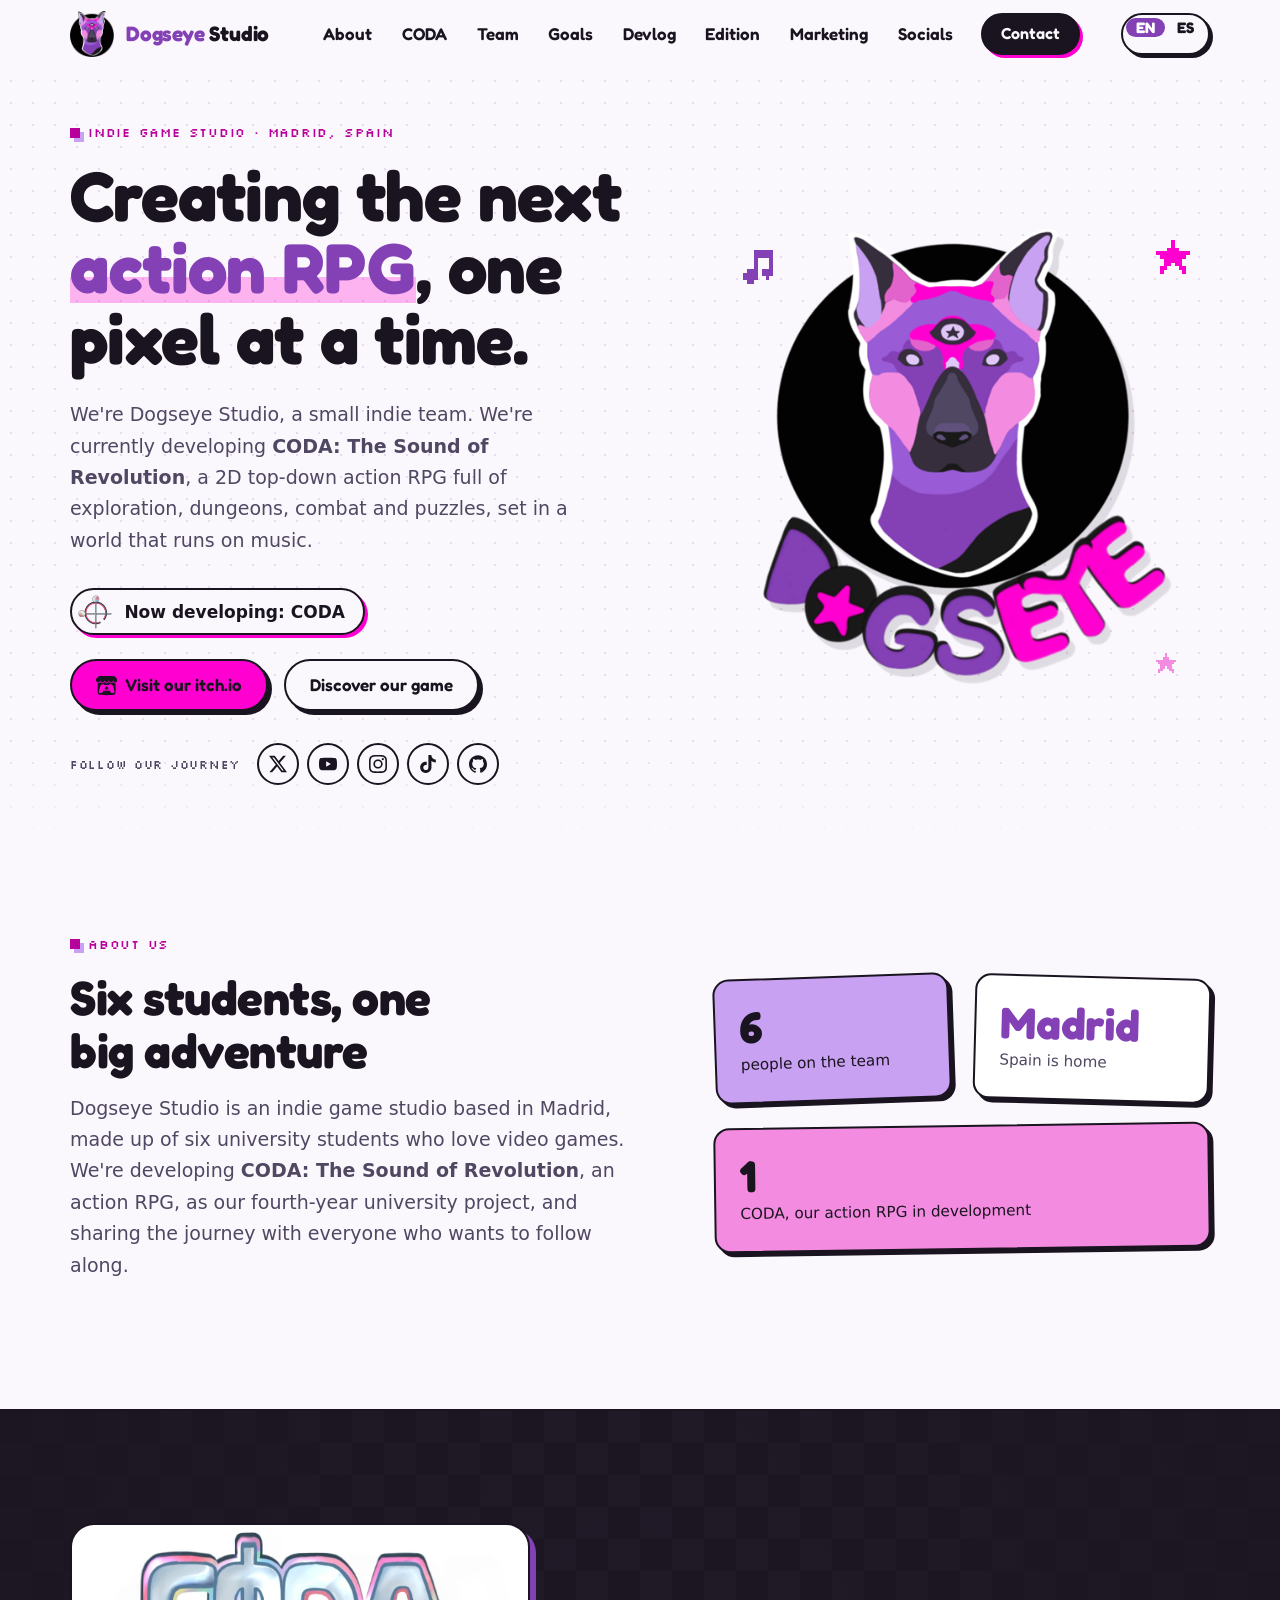
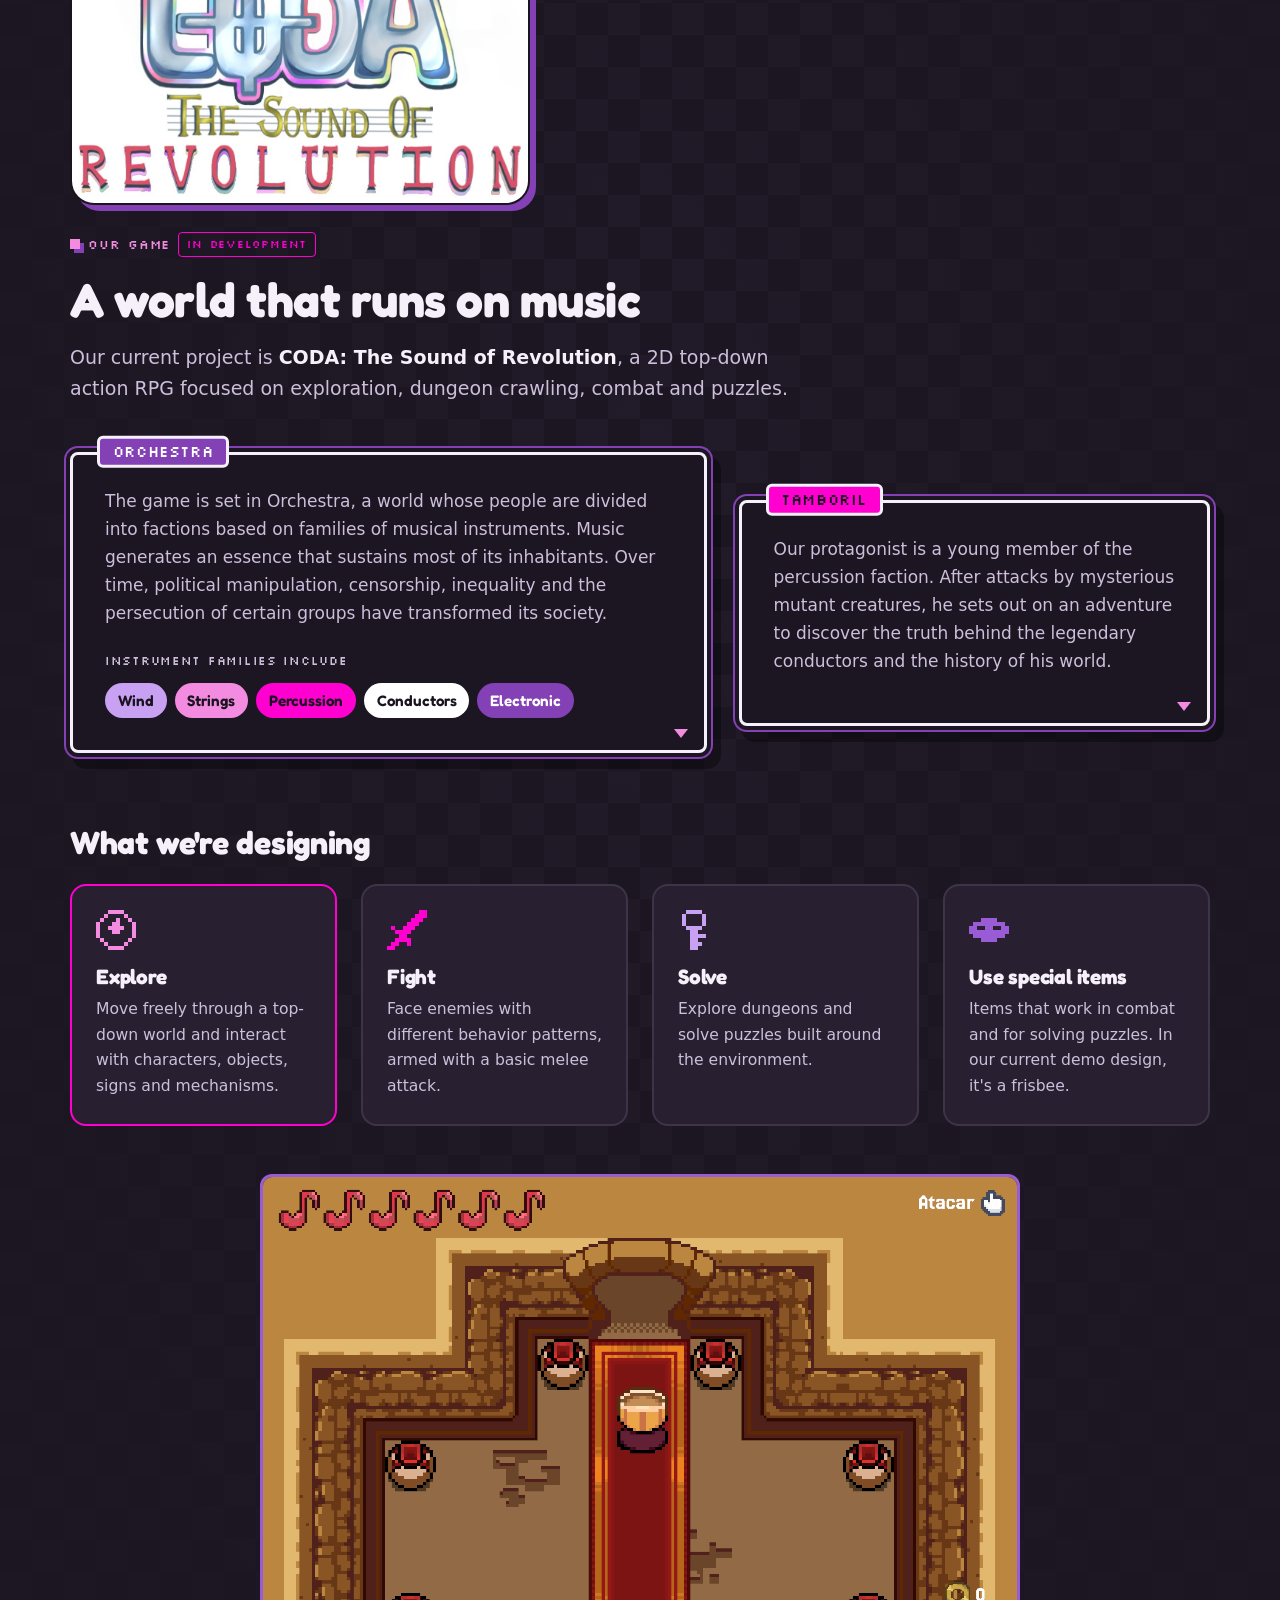
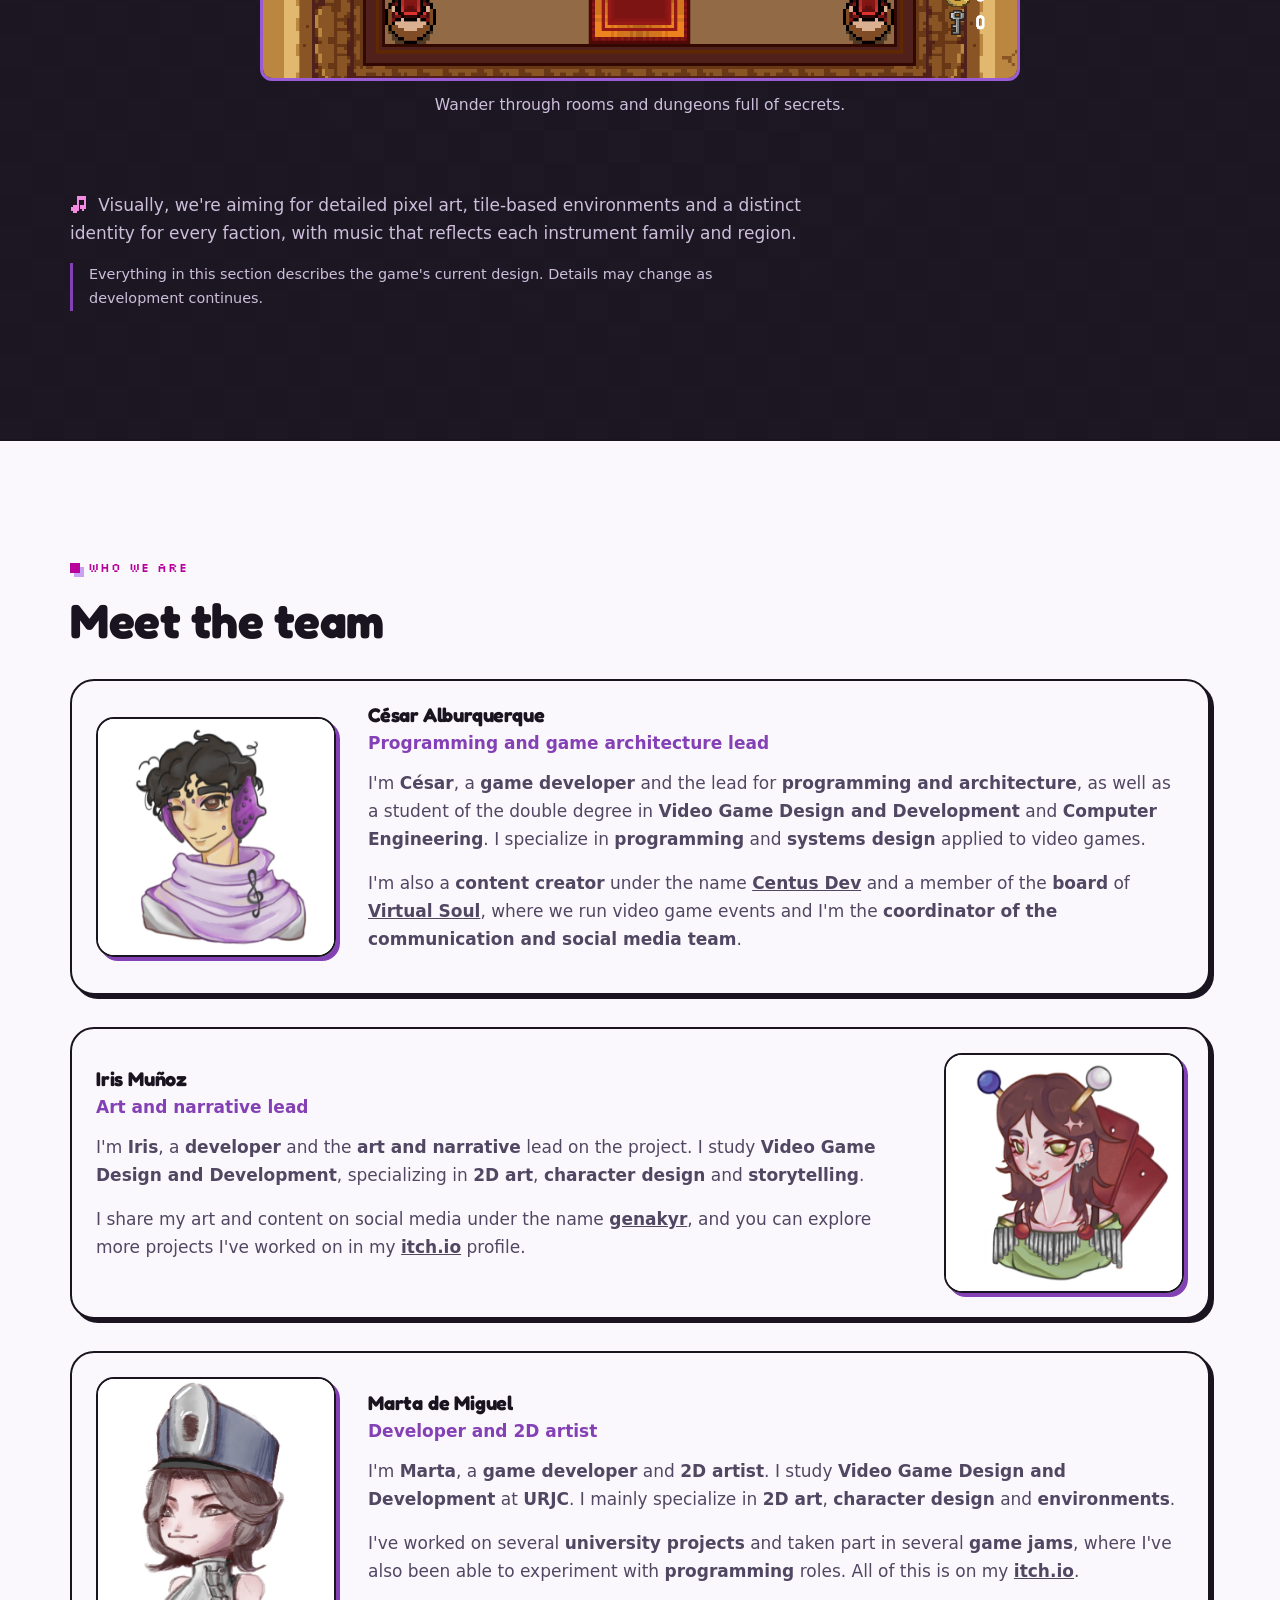
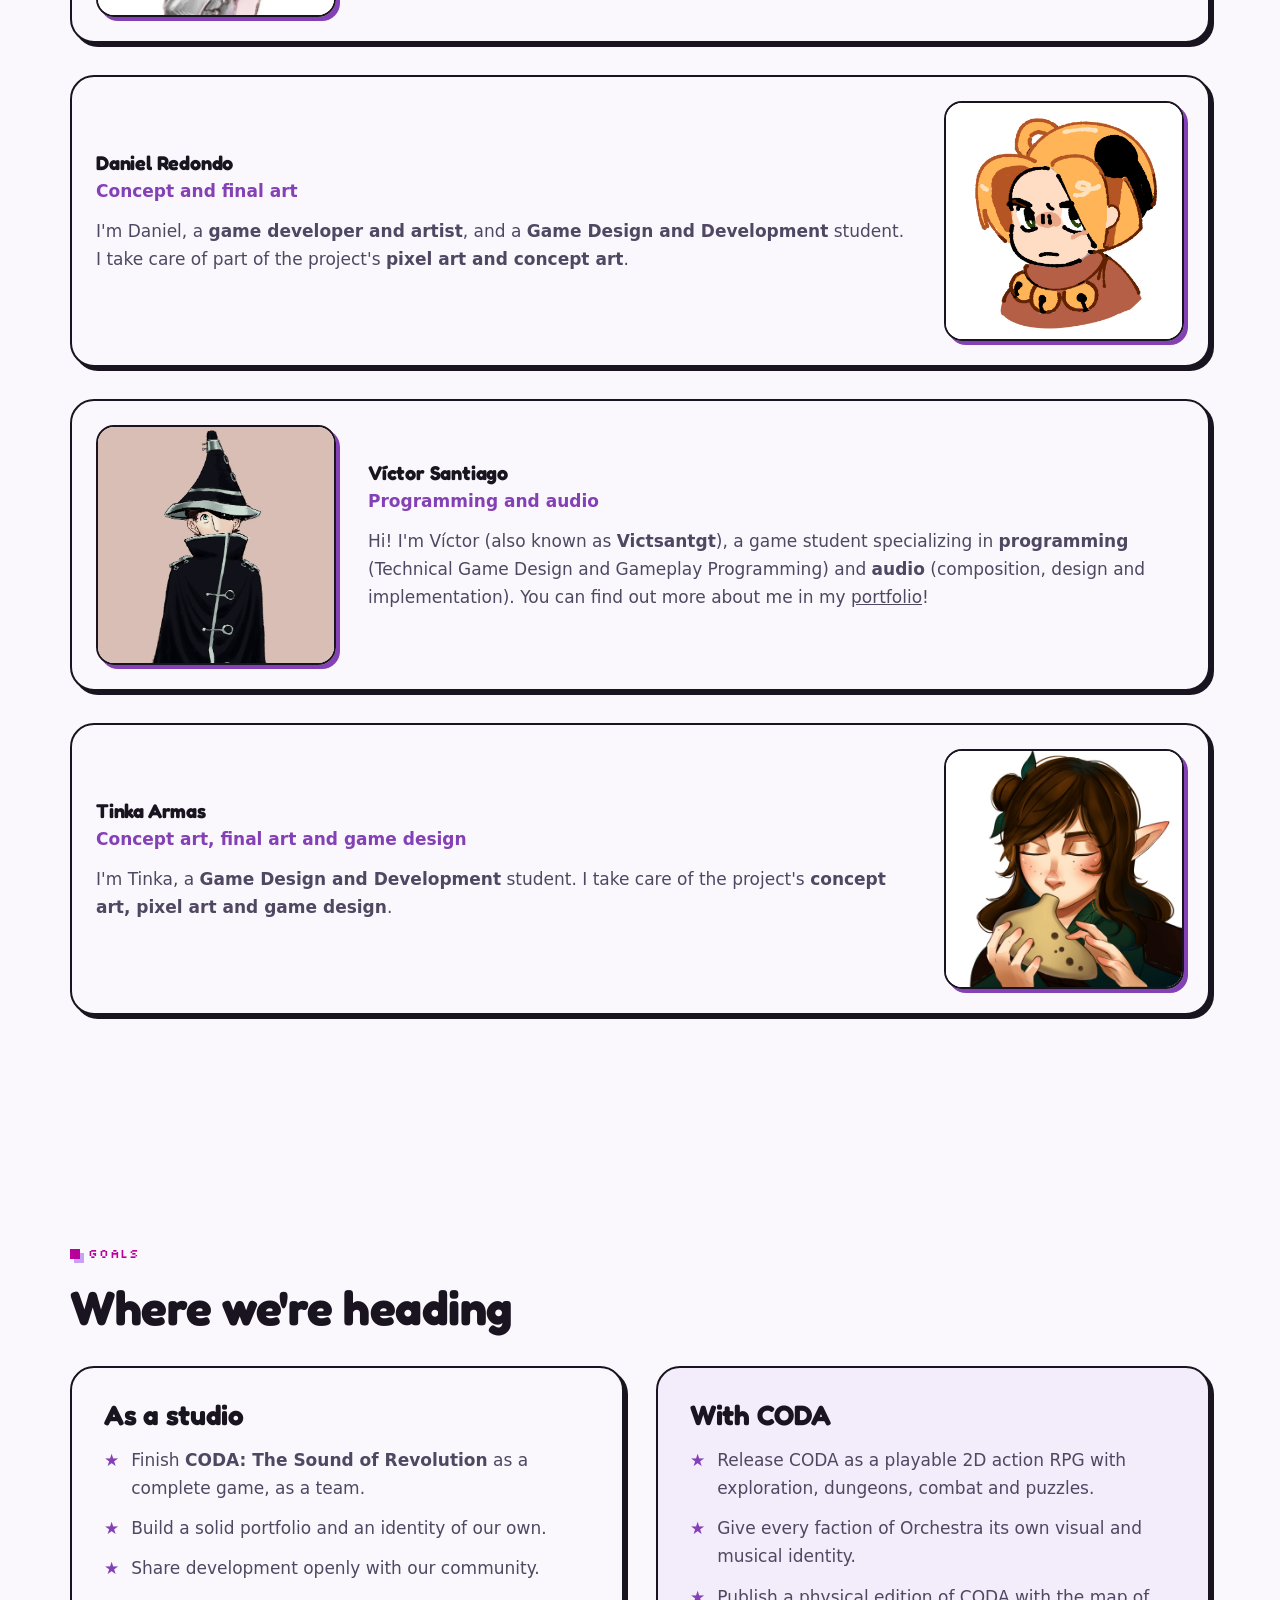
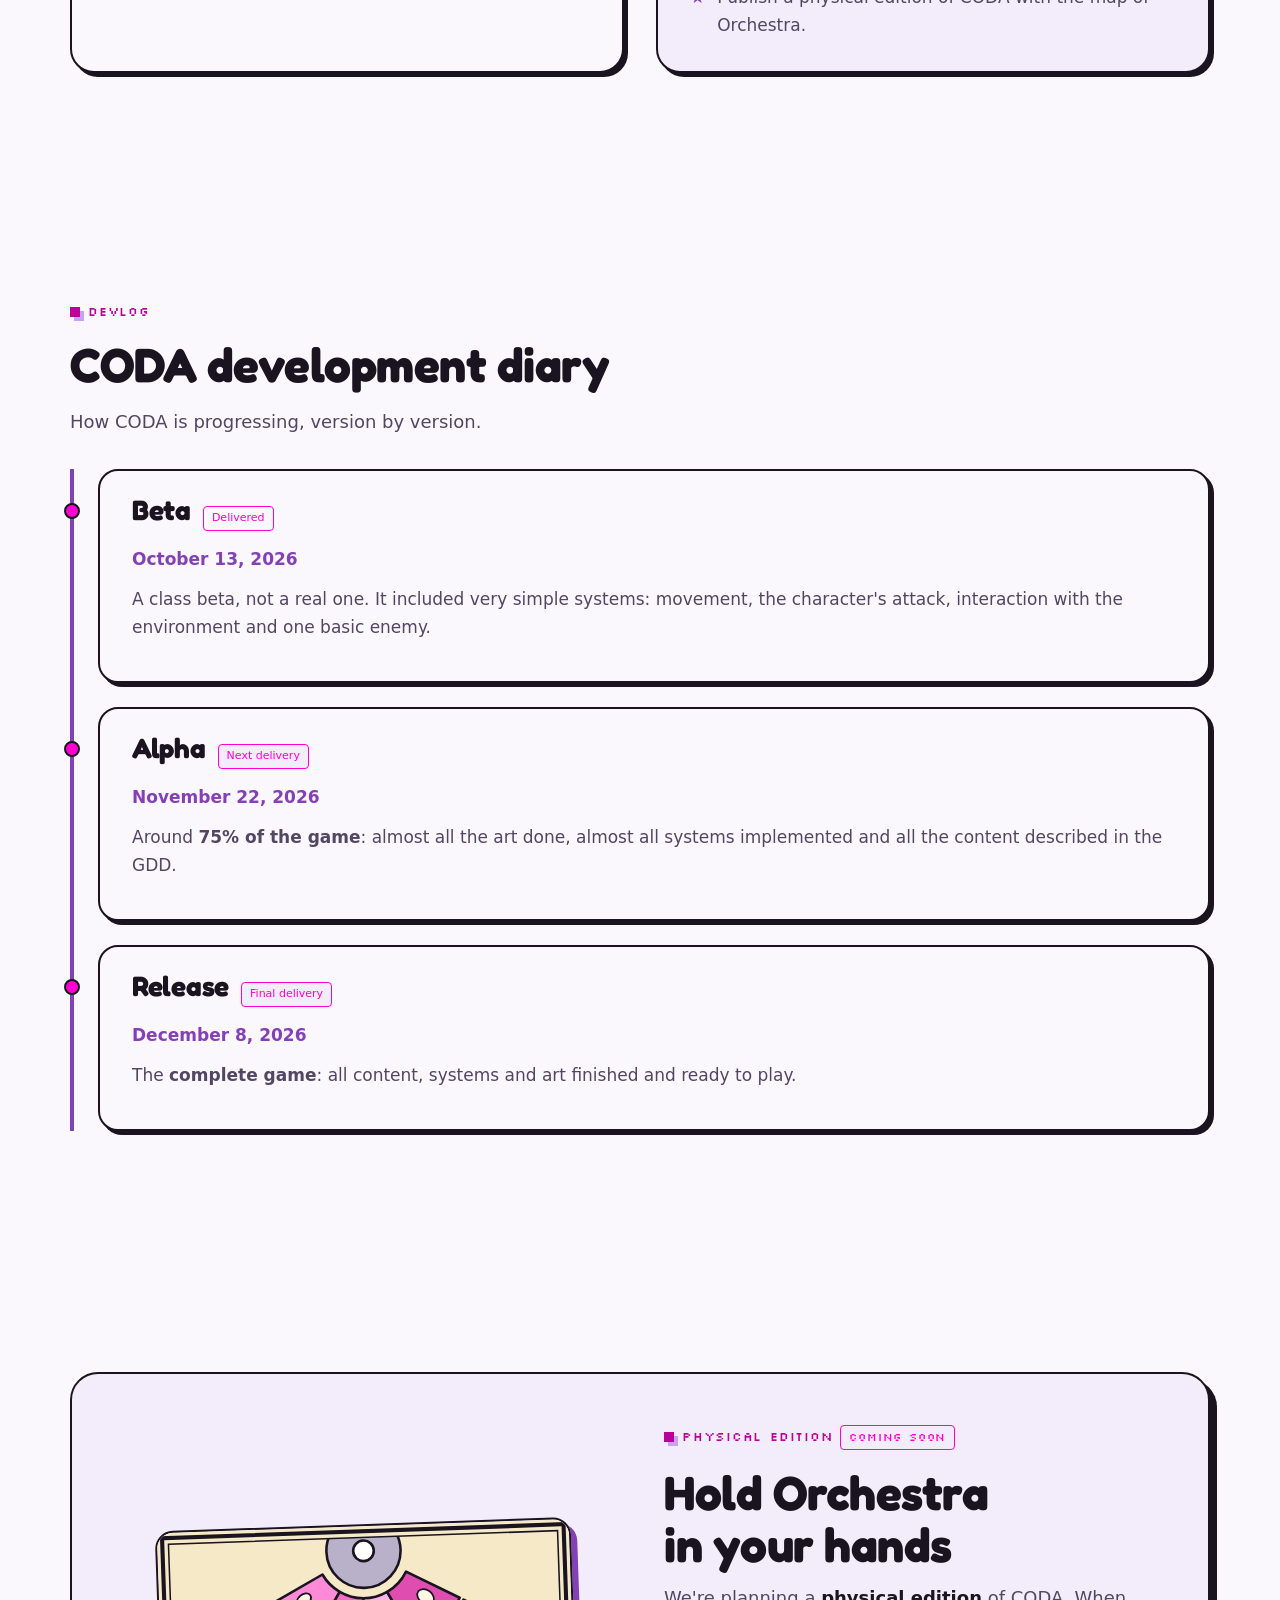
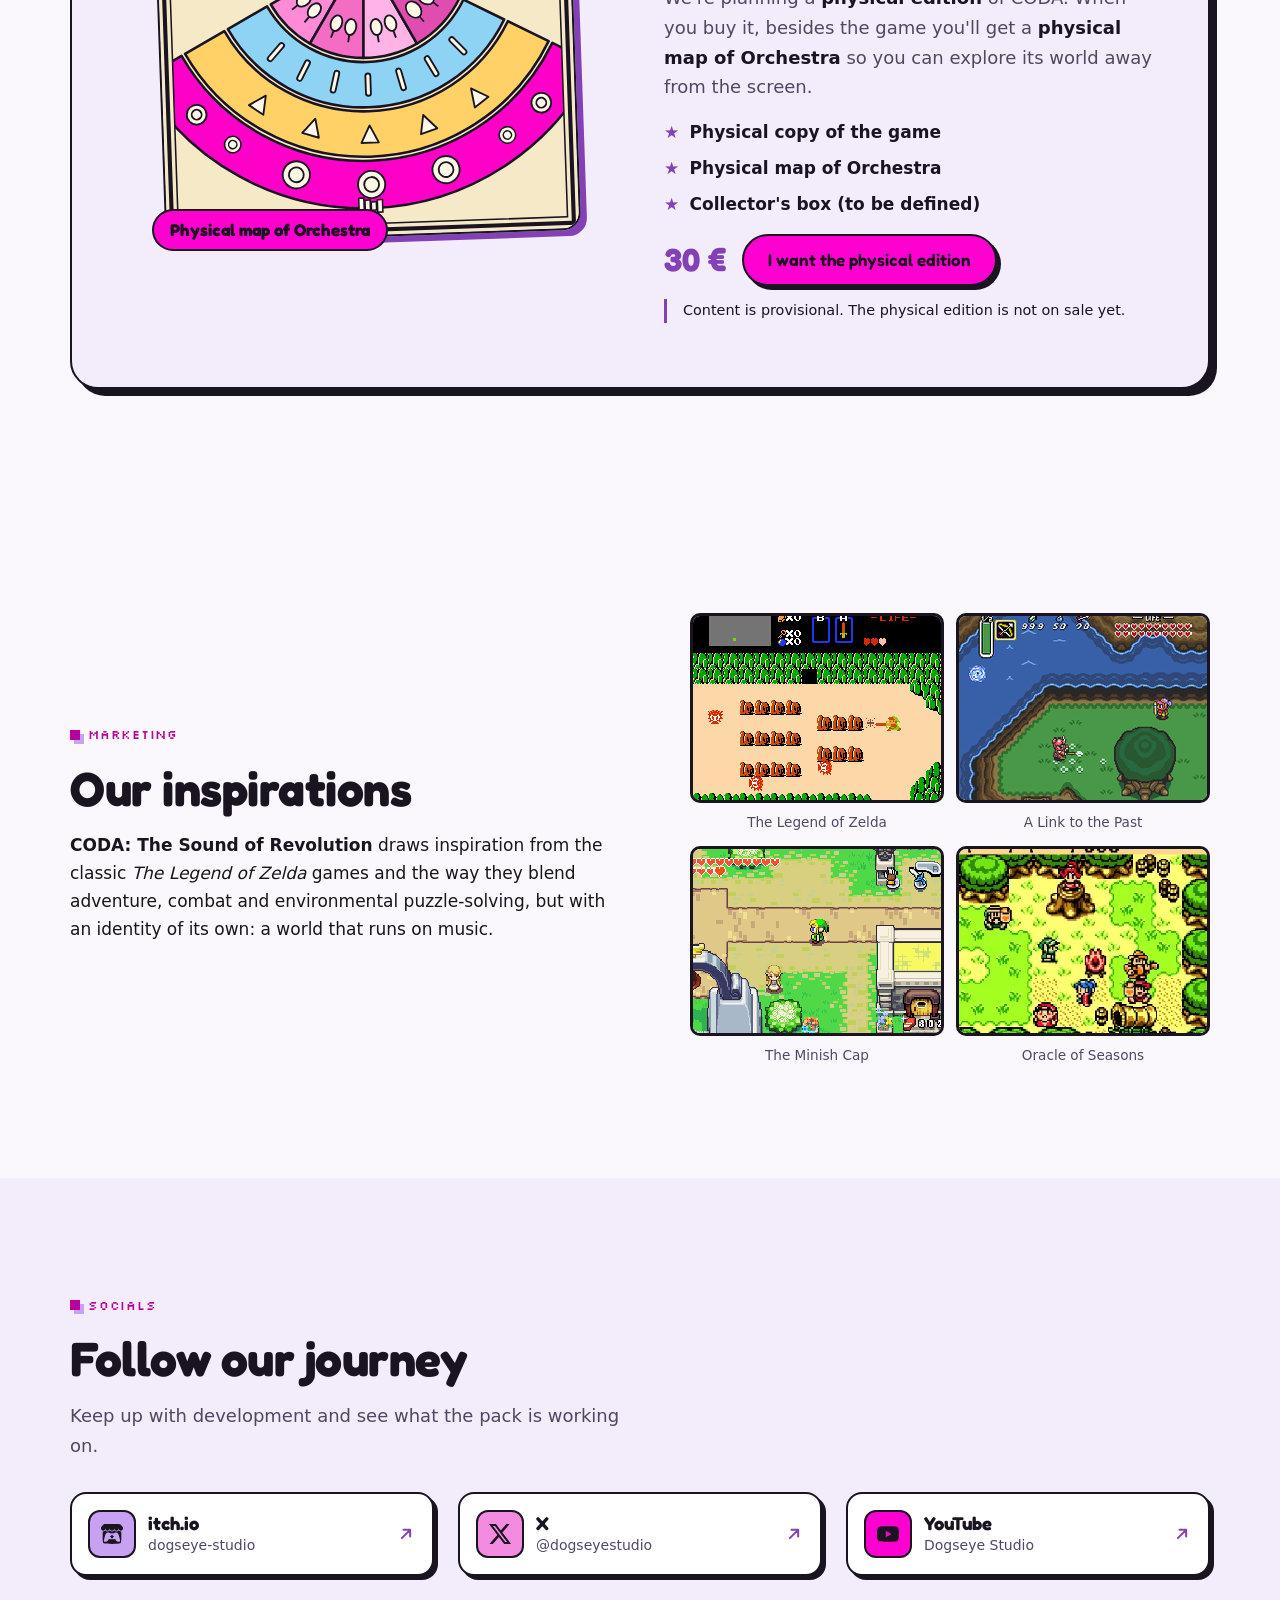
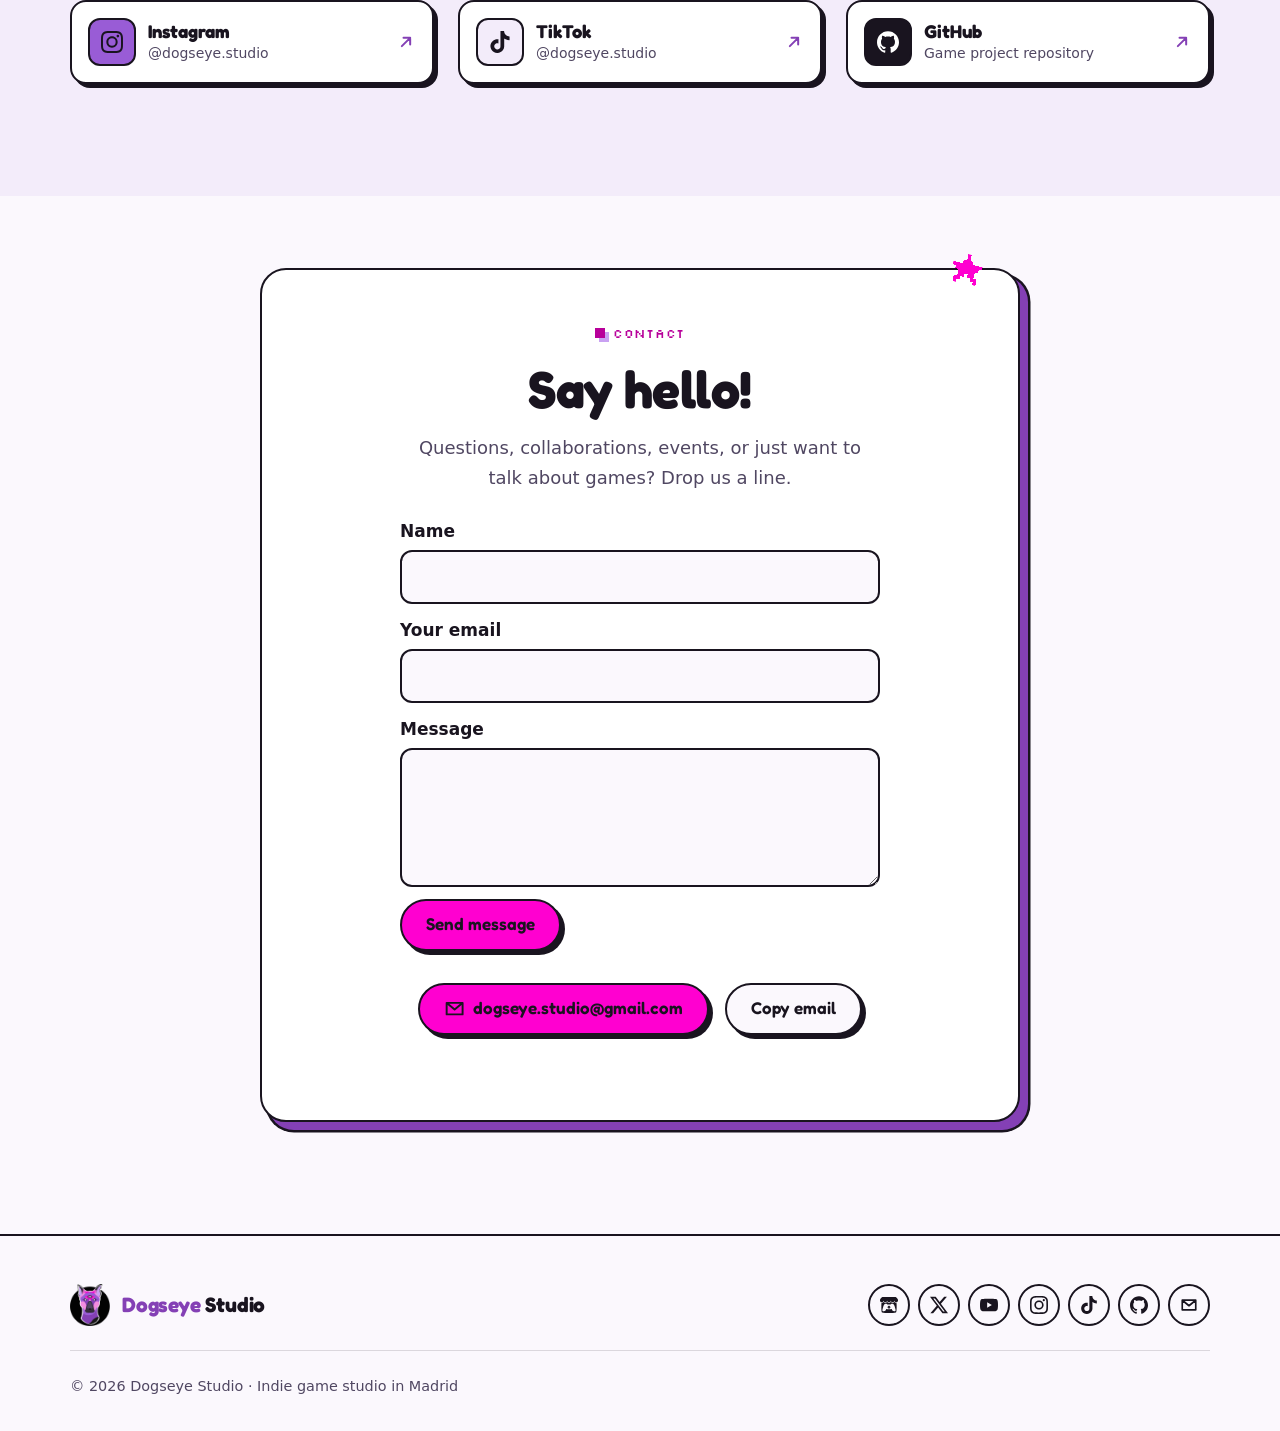
<file: index.html>
<!DOCTYPE html>
<html lang="en" class="no-js">
<head>
  <meta charset="UTF-8">
  <meta name="viewport" content="width=device-width, initial-scale=1">
  <title>Dogseye Studio · Indie Game Studio in Madrid</title>
  <meta name="description" content="Dogseye Studio is an indie game studio in Madrid, Spain, developing CODA: The Sound of Revolution, a 2D top-down action RPG about exploration, dungeons, combat and puzzles. Follow our journey!">
  <link rel="canonical" href="https://dogseye-studio.github.io/">
  <meta name="theme-color" content="#FBF8FD">
  <meta name="color-scheme" content="light">

  <!-- Open Graph / social previews -->
  <meta property="og:type" content="website">
  <meta property="og:site_name" content="Dogseye Studio">
  <meta property="og:title" content="Dogseye Studio · Indie Game Studio in Madrid">
  <meta property="og:description" content="An indie game studio in Madrid creating an action RPG set in a world built around music. Follow our journey!">
  <meta property="og:url" content="https://dogseye-studio.github.io/">
  <meta property="og:image" content="https://dogseye-studio.github.io/assets/img/og-image.png">
  <meta property="og:image:width" content="1200">
  <meta property="og:image:height" content="630">
  <meta property="og:image:alt" content="The Dogseye Studio logo: a purple dog with a star-shaped third eye above the word DOGSEYE.">
  <meta property="og:locale" content="en_US">
  <meta name="twitter:card" content="summary_large_image">
  <meta name="twitter:site" content="@dogseyestudio">

  <!-- Icons -->
  <link rel="icon" type="image/png" sizes="32x32" href="assets/img/favicon-32.png">
  <link rel="icon" type="image/png" sizes="192x192" href="assets/img/favicon-192.png">
  <link rel="apple-touch-icon" href="assets/img/apple-touch-icon.png">

  <!-- Fonts (optional: the page falls back to system fonts if these fail to load) -->
  <link rel="preconnect" href="https://fonts.googleapis.com">
  <link rel="preconnect" href="https://fonts.gstatic.com" crossorigin>
  <link rel="stylesheet" href="https://fonts.googleapis.com/css2?family=Fredoka:wght@500;600;700&family=Silkscreen&display=swap">

  <link rel="stylesheet" href="css/styles.css?v=26">
  <link rel="preload" as="image" href="assets/img/logo-full-480.png" imagesrcset="assets/img/logo-full-480.png 480w, assets/img/logo-full.png 720w" imagesizes="(min-width: 960px) 420px, 72vw">

  <script type="application/ld+json">
  {
    "@context": "https://schema.org",
    "@type": "Organization",
    "name": "Dogseye Studio",
    "url": "https://dogseye-studio.github.io/",
    "logo": "https://dogseye-studio.github.io/assets/img/logo-full.png",
    "email": "dogseye.studio@gmail.com",
    "location": { "@type": "Place", "address": { "@type": "PostalAddress", "addressLocality": "Madrid", "addressCountry": "ES" } },
    "sameAs": [
      "https://dogseye-studio.itch.io",
      "https://x.com/dogseyestudio",
      "https://www.youtube.com/channel/UC6MDnQ15pli9vptjle8QFng",
      "https://www.instagram.com/dogseye.studio/",
      "https://www.tiktok.com/@dogseye.studio",
      "https://github.com/DOGSEYE-STUDIO/Time-of-Ocarina"
    ]
  }
  </script>
  <script src="js/main.js?v=16" defer></script>
</head>
<body>
  <!-- Icon sprite: brand icons from Simple Icons (CC0); pixel icons drawn for this site -->
  <svg width="0" height="0" style="position:absolute" aria-hidden="true" focusable="false">
    <symbol id="i-itch" viewBox="0 0 24 24"><path d="M3.13 1.338C2.08 1.96.02 4.328 0 4.95v1.03c0 1.303 1.22 2.45 2.325 2.45 1.33 0 2.436-1.102 2.436-2.41 0 1.308 1.07 2.41 2.4 2.41 1.328 0 2.362-1.102 2.362-2.41 0 1.308 1.137 2.41 2.466 2.41h.024c1.33 0 2.466-1.102 2.466-2.41 0 1.308 1.034 2.41 2.363 2.41 1.33 0 2.4-1.102 2.4-2.41 0 1.308 1.106 2.41 2.435 2.41C22.78 8.43 24 7.282 24 5.98V4.95c-.02-.62-2.082-2.99-3.13-3.612-3.253-.114-5.508-.134-8.87-.133-3.362 0-7.945.053-8.87.133zm6.376 6.477a2.74 2.74 0 0 1-.468.602c-.5.49-1.19.795-1.947.795a2.786 2.786 0 0 1-1.950-.795c-.182-.178-.32-.37-.446-.59-.127.222-.303.412-.486.59a2.788 2.788 0 0 1-1.95.795c-.092 0-.187-.025-.264-.052-.107 1.113-.152 2.176-.168 2.95v.005l-.006 1.167c.02 2.334-.23 7.564 1.03 8.85 1.952.454 5.545.662 9.15.663 3.605 0 7.198-.21 9.15-.664 1.26-1.284 1.01-6.514 1.03-8.848l-.006-1.167v-.004c-.016-.775-.06-1.838-.168-2.95-.077.026-.172.052-.263.052a2.788 2.788 0 0 1-1.95-.795c-.184-.178-.36-.368-.486-.59-.127.22-.265.412-.447.59a2.786 2.786 0 0 1-1.95.794c-.76 0-1.446-.303-1.948-.793a2.74 2.74 0 0 1-.468-.602 2.738 2.738 0 0 1-.463.602 2.787 2.787 0 0 1-1.95.794h-.16a2.787 2.787 0 0 1-1.95-.793 2.738 2.738 0 0 1-.464-.602zm-2.004 2.59v.002c.795.002 1.5 0 2.373.953.687-.072 1.406-.108 2.125-.107.72 0 1.438.035 2.125.107.873-.953 1.578-.95 2.372-.953.376 0 1.876 0 2.920 2.934l1.123 4.028c.832 2.995-.266 3.068-1.636 3.07-2.030-.075-3.156-1.55-3.156-3.025-1.124.184-2.436.276-3.748.277-1.312 0-2.624-.093-3.748-.277 0 1.475-1.125 2.95-3.156 3.026-1.37-.004-2.468-.077-1.636-3.072l1.122-4.027c1.045-2.934 2.545-2.934 2.920-2.934zM12 12.714c-.002.002-2.14 1.964-2.523 2.662l1.4-.056v1.22c0 .056.56.033 1.123.007.562.026 1.124.05 1.124-.008v-1.22l1.4.055C14.138 14.677 12 12.713 12 12.713z"/></symbol>
    <symbol id="i-x" viewBox="0 0 24 24"><path d="M18.901 1.153h3.68l-8.04 9.19L24 22.846h-7.406l-5.8-7.584-6.638 7.584H.474l8.6-9.83L0 1.154h7.594l5.243 6.932ZM17.61 20.644h2.039L6.486 3.24H4.298Z"/></symbol>
    <symbol id="i-youtube" viewBox="0 0 24 24"><path d="M23.498 6.186a3.016 3.016 0 0 0-2.122-2.136C19.505 3.545 12 3.545 12 3.545s-7.505 0-9.377.505A3.017 3.017 0 0 0 .502 6.186C0 8.070 0 12 0 12s0 3.930.502 5.814a3.016 3.016 0 0 0 2.122 2.136c1.871.505 9.376.505 9.376.505s7.505 0 9.377-.505a3.015 3.015 0 0 0 2.122-2.136C24 15.930 24 12 24 12s0-3.930-.502-5.814zM9.545 15.568V8.432L15.818 12l-6.273 3.568z"/></symbol>
    <symbol id="i-instagram" viewBox="0 0 24 24"><path d="M7.0301.084c-1.2768.0602-2.1487.264-2.911.5634-.7888.3075-1.4575.72-2.1228 1.3877-.6652.6677-1.075 1.3368-1.3802 2.127-.2954.7638-.4956 1.6365-.552 2.914-.0564 1.2775-.0689 1.6882-.0626 4.947.0062 3.2586.0206 3.6671.0825 4.9473.061 1.2765.264 2.1482.5635 2.9107.308.7889.72 1.4573 1.388 2.1228.6679.6655 1.3365 1.0743 2.1285 1.38.7632.295 1.6361.4961 2.9134.552 1.2773.056 1.6884.069 4.9462.0627 3.2578-.0062 3.668-.0207 4.9478-.0814 1.28-.0607 2.147-.2652 2.9098-.5633.7889-.3086 1.4578-.72 2.1228-1.3881.665-.6682 1.0745-1.3378 1.3795-2.1284.2957-.7632.4966-1.636.552-2.9124.056-1.2809.0692-1.6898.063-4.948-.0063-3.2583-.021-3.6668-.0817-4.9465-.0607-1.2797-.264-2.1487-.5633-2.9117-.3084-.7889-.72-1.4568-1.3876-2.1228C21.2982 1.33 20.628.9208 19.8378.6165 19.074.321 18.2017.1197 16.9244.0645 15.6471.0093 15.236-.005 11.977.0014 8.718.0076 8.31.0215 7.0301.0839m.1402 21.6932c-1.17-.0509-1.8053-.2453-2.2287-.408-.5606-.216-.96-.4771-1.3819-.895-.422-.4178-.6811-.8186-.9-1.378-.1644-.4234-.3624-1.058-.4171-2.228-.0595-1.2645-.072-1.6442-.079-4.848-.007-3.2037.0053-3.583.0607-4.848.05-1.169.2456-1.805.408-2.2282.216-.5613.4762-.96.895-1.3816.4188-.4217.8184-.6814 1.3783-.9003.423-.1651 1.0575-.3614 2.227-.4171 1.2655-.06 1.6447-.072 4.848-.079 3.2033-.007 3.5835.005 4.8495.0608 1.169.0508 1.8053.2445 2.228.408.5608.216.96.4754 1.3816.895.4217.4194.6816.8176.9005 1.3787.1653.4217.3617 1.056.4169 2.2263.0602 1.2655.0739 1.645.0796 4.848.0058 3.203-.0055 3.5834-.061 4.848-.051 1.17-.245 1.8055-.408 2.2294-.216.5604-.4763.96-.8954 1.3814-.419.4215-.8181.6811-1.3783.9-.4224.1649-1.0577.3617-2.2262.4174-1.2656.0595-1.6448.072-4.8493.079-3.2045.007-3.5825-.006-4.848-.0608M16.953 5.5864A1.44 1.44 0 1 0 18.39 4.144a1.44 1.44 0 0 0-1.437 1.4424M5.8385 12.012c.0067 3.4032 2.7706 6.1557 6.173 6.1493 3.4026-.0065 6.157-2.7701 6.1506-6.1733-.0065-3.4032-2.771-6.1565-6.174-6.1498-3.403.0067-6.156 2.771-6.1496 6.1738M8 12.0077a4 4 0 1 1 4.008 3.9921A3.9996 3.9996 0 0 1 8 12.0077"/></symbol>
    <symbol id="i-tiktok" viewBox="0 0 24 24"><path d="M12.525.02c1.31-.02 2.61-.01 3.91-.02.08 1.53.63 3.09 1.75 4.17 1.12 1.11 2.7 1.62 4.24 1.79v4.03c-1.44-.05-2.89-.35-4.2-.97-.57-.26-1.1-.59-1.62-.93-.01 2.92.01 5.84-.02 8.75-.08 1.4-.54 2.79-1.35 3.94-1.31 1.92-3.58 3.17-5.91 3.21-1.43.08-2.86-.31-4.08-1.03-2.020-1.19-3.44-3.37-3.65-5.71-.02-.5-.03-1-.01-1.49.18-1.9 1.12-3.72 2.58-4.96 1.66-1.44 3.98-2.13 6.15-1.72.02 1.48-.04 2.96-.04 4.44-.99-.32-2.15-.23-3.020.37-.63.41-1.11 1.04-1.36 1.75-.21.51-.15 1.07-.14 1.61.24 1.64 1.82 3.020 3.5 2.87 1.12-.01 2.19-.66 2.77-1.61.19-.33.4-.67.41-1.06.1-1.79.06-3.57.07-5.36.01-4.03-.01-8.05.02-12.07z"/></symbol>
    <symbol id="i-github" viewBox="0 0 24 24"><path d="M12 .297c-6.63 0-12 5.373-12 12 0 5.303 3.438 9.8 8.205 11.385.6.113.82-.258.82-.577 0-.285-.01-1.04-.015-2.04-3.338.724-4.042-1.61-4.042-1.61C4.422 18.07 3.633 17.7 3.633 17.7c-1.087-.744.084-.729.084-.729 1.205.084 1.838 1.236 1.838 1.236 1.07 1.835 2.809 1.305 3.495.998.108-.776.417-1.305.76-1.605-2.665-.3-5.466-1.332-5.466-5.93 0-1.31.465-2.38 1.235-3.22-.135-.303-.54-1.523.105-3.176 0 0 1.005-.322 3.3 1.23.96-.267 1.98-.399 3-.405 1.02.006 2.04.138 3 .405 2.28-1.552 3.285-1.23 3.285-1.23.645 1.653.24 2.873.12 3.176.765.84 1.23 1.91 1.23 3.22 0 4.61-2.805 5.625-5.475 5.92.42.36.81 1.096.81 2.22 0 1.606-.015 2.896-.015 3.286 0 .315.21.69.825.57C20.565 22.092 24 17.592 24 12.297c0-6.627-5.373-12-12-12"/></symbol>
    <symbol id="i-mail" viewBox="0 0 24 24"><path fill="none" stroke="currentColor" stroke-width="2.2" stroke-linejoin="round" d="M3 5.5h18v13H3z M3.5 6l8.5 7 8.5-7"/></symbol>
    <symbol id="i-arrow" viewBox="0 0 24 24"><path fill="none" stroke="currentColor" stroke-width="2.4" stroke-linecap="round" stroke-linejoin="round" d="M7 17 17 7M9 7h8v8"/></symbol>
    <symbol id="px-star" viewBox="0 0 9 9"><path d="M4 0h1v1h-1zM4 1h1v1h-1zM3 2h3v1h-3zM0 3h9v1h-9zM1 4h7v1h-7zM2 5h5v1h-5zM2 6h2v1h-2zM5 6h2v1h-2zM1 7h2v1h-2zM6 7h2v1h-2zM1 8h1v1h-1zM7 8h1v1h-1z"/></symbol>
    <symbol id="px-note" viewBox="0 0 8 9"><path d="M3 0h5v1h-5zM3 1h5v1h-5zM3 2h1v1h-1zM7 2h1v1h-1zM3 3h1v1h-1zM7 3h1v1h-1zM3 4h1v1h-1zM7 4h1v1h-1zM1 5h3v1h-3zM5 5h3v1h-3zM0 6h4v1h-4zM5 6h3v1h-3zM0 7h4v1h-4zM6 7h1v1h-1zM1 8h2v1h-2z"/></symbol>
    <symbol id="px-explore" viewBox="0 0 10 10"><path d="M3 0h4v1h-4zM2 1h1v1h-1zM7 1h1v1h-1zM1 2h1v1h-1zM5 2h1v1h-1zM8 2h1v1h-1zM0 3h1v1h-1zM4 3h2v1h-2zM9 3h1v1h-1zM0 4h1v1h-1zM3 4h4v1h-4zM9 4h1v1h-1zM0 5h1v1h-1zM4 5h2v1h-2zM9 5h1v1h-1zM0 6h1v1h-1zM9 6h1v1h-1zM1 7h1v1h-1zM8 7h1v1h-1zM2 8h1v1h-1zM7 8h1v1h-1zM3 9h4v1h-4z"/></symbol>
    <symbol id="px-sword" viewBox="0 0 10 10"><path d="M8 0h2v1h-2zM7 1h3v1h-3zM6 2h3v1h-3zM5 3h3v1h-3zM1 4h1v1h-1zM4 4h3v1h-3zM2 5h4v1h-4zM3 6h2v1h-2zM2 7h4v1h-4zM1 8h2v1h-2zM5 8h1v1h-1zM0 9h2v1h-2z"/></symbol>
    <symbol id="px-key" viewBox="0 0 10 10"><path d="M2 0h4v1h-4zM1 1h1v1h-1zM6 1h1v1h-1zM1 2h1v1h-1zM6 2h1v1h-1zM1 3h1v1h-1zM6 3h1v1h-1zM2 4h4v1h-4zM3 5h2v1h-2zM3 6h4v1h-4zM3 7h2v1h-2zM3 8h3v1h-3zM3 9h2v1h-2z"/></symbol>
    <symbol id="px-disc" viewBox="0 -1 10 10"><path d="M3 1h4v1h-4zM1 2h8v1h-8zM0 3h2v1h-2zM4 3h2v1h-2zM8 3h2v1h-2zM0 4h10v1h-10zM1 5h8v1h-8zM3 6h4v1h-4z"/></symbol>
  </svg>

  <a class="skip-link" href="#main" data-es="Saltar al contenido">Skip to content</a>

  <header class="site-header" id="top">
    <div class="container header-inner">
      <a class="brand" href="#home" aria-label="Dogseye Studio, back to top">
        <img src="assets/img/logo-mark.png" alt="" width="44" height="46">
        <span class="brand-name">Dogseye <span>Studio</span></span>
      </a>

      <button class="lang-toggle" type="button" aria-label="Change language / Cambiar idioma"><span data-l="en">EN</span><span data-l="es">ES</span></button>

      <button class="nav-toggle" type="button" aria-expanded="false" aria-controls="site-nav">
        <span class="nav-toggle-bars" aria-hidden="true"></span>
        <span class="visually-hidden" data-es="Menú">Menu</span>
      </button>

      <nav class="site-nav" id="site-nav" aria-label="Main">
        <ul>
          <li><a href="#about" data-es="Nosotros">About</a></li>
          <li><a href="#game" data-es="CODA">CODA</a></li>
          <li><a href="#team" data-es="Equipo">Team</a></li>
          <li><a href="#goals" data-es="Objetivos">Goals</a></li>
          <li><a href="#devlog" data-es="Devlog">Devlog</a></li>
          <li><a href="#edition" data-es="Edición">Edition</a></li>
          <li><a href="#marketing" data-es="Marketing">Marketing</a></li>
          <li><a href="#socials" data-es="Redes">Socials</a></li>
        </ul>
        <a class="btn btn-small btn-ink" href="#contact" data-es="Contacto">Contact</a>
      </nav>
    </div>
  </header>

  <main id="main">
    <!-- HERO -->
    <section class="hero" id="home" aria-labelledby="hero-title">
      <div class="container hero-inner">
        <div class="hero-copy">
          <p class="eyebrow" data-es="Estudio indie de videojuegos · Madrid, España">Indie game studio · Madrid, Spain</p>
          <h1 id="hero-title" data-es="Creando el próximo <span class='hl'>RPG de acción</span>, píxel a píxel.">Creating the next <span class="hl">action RPG</span>, one pixel at a time.</h1>
          <p class="hero-lead" data-es="Somos Dogseye Studio, un pequeño equipo indie. Actualmente desarrollamos <strong>CODA: The Sound of Revolution</strong>, un RPG de acción 2D con vista cenital lleno de exploración, mazmorras, combate y puzles, ambientado en un mundo que funciona con música.">We're Dogseye Studio, a small indie team. We're currently developing <strong>CODA: The Sound of Revolution</strong>, a 2D top-down action RPG full of exploration, dungeons, combat and puzzles, set in a world that runs on music.</p>
          <a class="coda-pill" href="#game">
            <img src="assets/img/coda-isotipo.jpg" alt="" width="34" height="34">
            <span data-es="Ahora desarrollamos: <strong>CODA</strong>">Now developing: <strong>CODA</strong></span>
          </a>
          <div class="hero-actions">
            <a class="btn btn-primary" href="https://dogseye-studio.itch.io" target="_blank" rel="noopener noreferrer">
              <svg class="icon" aria-hidden="true"><use href="#i-itch"/></svg><span data-es="Visita nuestro itch.io">Visit our itch.io</span></a>
            <a class="btn btn-secondary" href="#game" data-es="Descubre nuestro juego">Discover our game</a>
          </div>
          <div class="hero-follow">
            <span class="hero-follow-label" data-es="Sigue nuestro camino">Follow our journey</span>
            <ul class="icon-row" aria-label="Dogseye Studio on social media">
              <li><a href="https://x.com/dogseyestudio" target="_blank" rel="noopener noreferrer" aria-label="Dogseye Studio on X"><svg class="icon" aria-hidden="true"><use href="#i-x"/></svg></a></li>
              <li><a href="https://www.youtube.com/channel/UC6MDnQ15pli9vptjle8QFng" target="_blank" rel="noopener noreferrer" aria-label="Dogseye Studio on YouTube"><svg class="icon" aria-hidden="true"><use href="#i-youtube"/></svg></a></li>
              <li><a href="https://www.instagram.com/dogseye.studio/" target="_blank" rel="noopener noreferrer" aria-label="Dogseye Studio on Instagram"><svg class="icon" aria-hidden="true"><use href="#i-instagram"/></svg></a></li>
              <li><a href="https://www.tiktok.com/@dogseye.studio" target="_blank" rel="noopener noreferrer" aria-label="Dogseye Studio on TikTok"><svg class="icon" aria-hidden="true"><use href="#i-tiktok"/></svg></a></li>
              <li><a href="https://github.com/DOGSEYE-STUDIO/Time-of-Ocarina" target="_blank" rel="noopener noreferrer" aria-label="Dogseye Studio game project on GitHub"><svg class="icon" aria-hidden="true"><use href="#i-github"/></svg></a></li>
            </ul>
          </div>
        </div>

        <div class="hero-art">
          <div class="rings" aria-hidden="true"><span></span><span></span><span></span></div>
          <svg class="px px-a" aria-hidden="true"><use href="#px-star"/></svg>
          <svg class="px px-b" aria-hidden="true"><use href="#px-note"/></svg>
          <svg class="px px-c" aria-hidden="true"><use href="#px-star"/></svg>
          <img class="hero-logo"
               src="assets/img/logo-full-480.png"
               srcset="assets/img/logo-full-480.png 480w, assets/img/logo-full.png 720w"
               sizes="(min-width: 960px) 420px, 72vw"
               width="480" height="534"
               alt="Dogseye Studio logo: a purple dog with a star-shaped third eye above the word DOGSEYE">
        </div>
      </div>
    </section>

    <!-- ABOUT -->
    <section class="section about" id="about" aria-labelledby="about-title">
      <div class="container about-inner">
        <div class="about-copy">
          <p class="eyebrow" data-es="Sobre nosotros">About us</p>
          <h2 id="about-title" data-es="Seis estudiantes, una gran aventura">Six students, one big adventure</h2>
          <p data-es="Dogseye Studio es un estudio indie de videojuegos con sede en Madrid, formado por seis estudiantes universitarios apasionados de los videojuegos. Estamos desarrollando <strong>CODA: The Sound of Revolution</strong>, un RPG de acción, como proyecto de cuarto curso y compartimos el camino con todo el que quiera seguirnos.">Dogseye Studio is an indie game studio based in Madrid, made up of six university students who love video games. We're developing <strong>CODA: The Sound of Revolution</strong>, an action RPG, as our fourth-year university project, and sharing the journey with everyone who wants to follow along.</p>
        </div>
        <ul class="facts">
          <li class="fact fact-a"><strong>6</strong><span data-es="personas en el equipo">people on the team</span></li>
          <li class="fact fact-b"><strong>Madrid</strong><span data-es="España es nuestro hogar">Spain is home</span></li>
          <li class="fact fact-c"><strong>1</strong><span data-es="CODA, nuestro RPG de acción en desarrollo">CODA, our action RPG in development</span></li>
        </ul>
      </div>
    </section>

    <!-- GAME -->
    <section class="section game" id="game" aria-labelledby="game-title">
      <div class="container">
        <div class="game-head">
          <img class="coda-logo" src="assets/img/coda-logo.jpg" alt="CODA: The Sound of Revolution logo" width="1235" height="754">
          <p class="eyebrow eyebrow-dark" data-es="<span class='badge'>En desarrollo</span> Nuestro juego"><span class="badge">In development</span> Our game</p>
          <h2 id="game-title" data-es="Un mundo que funciona con música">A world that runs on music</h2>
          <p class="game-lead" data-es="Nuestro proyecto actual es <strong>CODA: The Sound of Revolution</strong>, un RPG de acción 2D con vista cenital centrado en la exploración, las mazmorras, el combate y los puzles.">Our current project is <strong>CODA: The Sound of Revolution</strong>, a 2D top-down action RPG focused on exploration, dungeon crawling, combat and puzzles.</p>
        </div>

        <div class="story">
          <article class="textbox">
            <h3 class="textbox-tag" data-es="Orquesta">Orchestra</h3>
            <p data-es="El juego transcurre en Orquesta, un mundo cuya gente se divide en facciones basadas en familias de instrumentos musicales. La música genera una esencia que sustenta a la mayoría de sus habitantes. Con el tiempo, la manipulación política, la censura, la desigualdad y la persecución de ciertos grupos han transformado su sociedad.">The game is set in Orchestra, a world whose people are divided into factions based on families of musical instruments. Music generates an essence that sustains most of its inhabitants. Over time, political manipulation, censorship, inequality and the persecution of certain groups have transformed its society.</p>
            <div class="factions">
              <p class="factions-label" data-es="Las familias de instrumentos incluyen">Instrument families include</p>
              <ul>
                <li data-es="Viento">Wind</li>
                <li data-es="Cuerda">Strings</li>
                <li data-es="Percusión">Percussion</li>
                <li data-es="Directores">Conductors</li>
                <li data-es="Electrónica">Electronic</li>
              </ul>
            </div>
            <span class="textbox-caret" aria-hidden="true"></span>
          </article>

          <article class="textbox textbox-hero">
            <h3 class="textbox-tag">Tamboril</h3>
            <p data-es="Nuestro protagonista es un joven miembro de la facción de percusión. Tras los ataques de misteriosas criaturas mutantes, se embarca en una aventura para descubrir la verdad sobre los legendarios directores y la historia de su mundo.">Our protagonist is a young member of the percussion faction. After attacks by mysterious mutant creatures, he sets out on an adventure to discover the truth behind the legendary conductors and the history of his world.</p>
            <span class="textbox-caret" aria-hidden="true"></span>
          </article>
        </div>

        <h3 class="pillars-title" data-es="Qué estamos diseñando">What we're designing</h3>
        <ul class="pillars">
          <li class="pillar is-active" tabindex="0" role="button" data-shot="assets/img/game/explore.png" data-es-cap="Recorre salas y mazmorras llenas de secretos." data-en-cap="Wander through rooms and dungeons full of secrets.">
            <svg class="pillar-icon" aria-hidden="true"><use href="#px-explore"/></svg>
            <h4 data-es="Explora">Explore</h4>
            <p data-es="Muévete libremente por un mundo cenital e interactúa con personajes, objetos, carteles y mecanismos.">Move freely through a top-down world and interact with characters, objects, signs and mechanisms.</p>
          </li>
          <li class="pillar" tabindex="0" role="button" data-shot="assets/img/game/fight.png" data-es-cap="Enemigos con distintos comportamientos y un ataque cuerpo a cuerpo." data-en-cap="Enemies with different behaviours and a melee attack.">
            <svg class="pillar-icon" aria-hidden="true"><use href="#px-sword"/></svg>
            <h4 data-es="Lucha">Fight</h4>
            <p data-es="Enfréntate a enemigos con distintos patrones de comportamiento, armado con un ataque cuerpo a cuerpo básico.">Face enemies with different behavior patterns, armed with a basic melee attack.</p>
          </li>
          <li class="pillar" tabindex="0" role="button" data-shot="assets/img/game/solve.png" data-es-cap="Puzles de bloques, interruptores y salas con mecanismos." data-en-cap="Block, switch and mechanism puzzles built into each room.">
            <svg class="pillar-icon" aria-hidden="true"><use href="#px-key"/></svg>
            <h4 data-es="Resuelve">Solve</h4>
            <p data-es="Explora mazmorras y resuelve puzles construidos en torno al entorno.">Explore dungeons and solve puzzles built around the environment.</p>
          </li>
          <li class="pillar" tabindex="0" role="button" data-shot="assets/img/game/items.png" data-es-cap="Llaves, puertas y objetos que abren nuevos caminos." data-en-cap="Keys, doors and objects that open new paths.">
            <svg class="pillar-icon" aria-hidden="true"><use href="#px-disc"/></svg>
            <h4 data-es="Usa objetos especiales">Use special items</h4>
            <p data-es="Objetos que sirven en combate y para resolver puzles. En el diseño actual de nuestra demo, es un frisbee.">Items that work in combat and for solving puzzles. In our current demo design, it's a frisbee.</p>
          </li>
        </ul>

        <figure class="game-shot">
          <img src="assets/img/game/explore.png" alt="CODA gameplay" width="1559" height="1030" loading="lazy">
          <figcaption data-es="Recorre salas y mazmorras llenas de secretos.">Wander through rooms and dungeons full of secrets.</figcaption>
        </figure>

        <div class="game-foot">
          <p data-es="<svg class='icon-inline' aria-hidden='true'><use href='#px-note'/></svg> Visualmente, buscamos un pixel art detallado, entornos basados en tiles y una identidad propia para cada facción, con música que refleje cada familia de instrumentos y región."><svg class="icon-inline" aria-hidden="true"><use href="#px-note"/></svg> Visually, we're aiming for detailed pixel art, tile-based environments and a distinct identity for every faction, with music that reflects each instrument family and region.</p>
          <p class="note" data-es="Todo lo de esta sección describe el diseño actual del juego. Los detalles pueden cambiar a medida que avance el desarrollo.">Everything in this section describes the game's current design. Details may change as development continues.</p>
        </div>
      </div>
    </section>

    <!-- TEAM -->
    <section class="section team" id="team" aria-labelledby="team-title">
      <div class="container">
        <p class="eyebrow" data-es="Quiénes somos">Who we are</p>
        <h2 id="team-title" data-es="Conoce al equipo">Meet the team</h2>
        <ul class="team-list">
          <li class="team-card">
            <img class="team-photo" src="assets/fotos%20nosotros/Cesar.jpg" alt="César" width="320" height="320" loading="lazy">
            <div class="team-text">
              <h3>César Alburquerque</h3>
              <p class="team-role" data-es="Programación y arquitectura del juego">Programming and game architecture lead</p>
              <p data-es="Soy <strong>César</strong>, <strong>desarrollador de videojuegos</strong> y responsable de <strong>programación y arquitectura</strong>, además de estudiante del doble grado en <strong>Diseño y Desarrollo de Videojuegos</strong> e <strong>Ingeniería de Computadores</strong>. Me especializo en <strong>programación</strong> y <strong>diseño de sistemas</strong> aplicados a videojuegos.">I'm <strong>César</strong>, a <strong>game developer</strong> and the lead for <strong>programming and architecture</strong>, as well as a student of the double degree in <strong>Video Game Design and Development</strong> and <strong>Computer Engineering</strong>. I specialize in <strong>programming</strong> and <strong>systems design</strong> applied to video games.</p>
              <p data-es="También soy <strong>creador de contenido</strong> bajo el nombre de <strong><a href='https://instagram.com/centusdev' target='_blank' rel='noopener noreferrer'>Centus Dev</a></strong> y miembro de la <strong>junta directiva</strong> de <strong><a href='https://instagram.com/virtualsoulurjc' target='_blank' rel='noopener noreferrer'>Virtual Soul</a></strong>, donde hacemos eventos de videojuegos y soy el <strong>coordinador del equipo de comunicación y redes sociales</strong>.">I'm also a <strong>content creator</strong> under the name <strong><a href="https://instagram.com/centusdev" target="_blank" rel="noopener noreferrer">Centus Dev</a></strong> and a member of the <strong>board</strong> of <strong><a href="https://instagram.com/virtualsoulurjc" target="_blank" rel="noopener noreferrer">Virtual Soul</a></strong>, where we run video game events and I'm the <strong>coordinator of the communication and social media team</strong>.</p>
            </div>
          </li>
          <li class="team-card">
            <img class="team-photo" src="assets/fotos%20nosotros/Iris.jpg" alt="Iris" width="320" height="320" loading="lazy">
            <div class="team-text">
              <h3>Iris Muñoz</h3>
              <p class="team-role" data-es="Responsable de arte y narrativa">Art and narrative lead</p>
              <p data-es="Soy <strong>Iris</strong>, <strong>desarrolladora</strong> y responsable de <strong>arte y narrativa</strong> en el proyecto. Estudio <strong>Diseño y Desarrollo de Videojuegos</strong>, especializándome en <strong>arte 2D</strong>, <strong>diseño de personajes</strong> y <strong>storytelling</strong>.">I'm <strong>Iris</strong>, a <strong>developer</strong> and the <strong>art and narrative</strong> lead on the project. I study <strong>Video Game Design and Development</strong>, specializing in <strong>2D art</strong>, <strong>character design</strong> and <strong>storytelling</strong>.</p>
              <p data-es="Comparto mi arte y contenido en redes bajo el nombre de <strong><a href='https://linktr.ee/genakyr' target='_blank' rel='noopener noreferrer'>genakyr</a></strong>, y puedes explorar más proyectos en los que he trabajado en mi perfil de <strong><a href='https://itch.io/profile/genakyr' target='_blank' rel='noopener noreferrer'>itch.io</a></strong>.">I share my art and content on social media under the name <strong><a href="https://linktr.ee/genakyr" target="_blank" rel="noopener noreferrer">genakyr</a></strong>, and you can explore more projects I've worked on in my <strong><a href="https://itch.io/profile/genakyr" target="_blank" rel="noopener noreferrer">itch.io</a></strong> profile.</p>
            </div>
          </li>
          <li class="team-card">
            <img class="team-photo" src="assets/fotos%20nosotros/Marta.jpg" alt="Marta" width="320" height="320" loading="lazy">
            <div class="team-text">
              <h3>Marta de Miguel</h3>
              <p class="team-role" data-es="Desarrolladora y artista 2D">Developer and 2D artist</p>
              <p data-es="Soy <strong>Marta</strong>, <strong>desarrolladora de videojuegos</strong> y <strong>artista 2D</strong>. Estudio <strong>Diseño y Desarrollo de Videojuegos</strong> en la <strong>URJC</strong>. Me especializo principalmente en <strong>arte 2D</strong>, <strong>diseño de personajes</strong> y <strong>entornos</strong>.">I'm <strong>Marta</strong>, a <strong>game developer</strong> and <strong>2D artist</strong>. I study <strong>Video Game Design and Development</strong> at <strong>URJC</strong>. I mainly specialize in <strong>2D art</strong>, <strong>character design</strong> and <strong>environments</strong>.</p>
              <p data-es="He realizado varios <strong>proyectos universitarios</strong> y participado en varias <strong>Jams</strong>, donde he podido experimentar también con roles de <strong>programación</strong>. Todo esto está en mi <strong><a href='https://mr-sae.itch.io/' target='_blank' rel='noopener noreferrer'>itch.io</a></strong>.">I've worked on several <strong>university projects</strong> and taken part in several <strong>game jams</strong>, where I've also been able to experiment with <strong>programming</strong> roles. All of this is on my <strong><a href="https://mr-sae.itch.io/" target="_blank" rel="noopener noreferrer">itch.io</a></strong>.</p>
            </div>
          </li>
          <li class="team-card">
            <img class="team-photo" src="assets/fotos%20nosotros/Daniel.jpg" alt="Daniel" width="320" height="320" loading="lazy">
            <div class="team-text">
              <h3>Daniel Redondo</h3>
              <p class="team-role" data-es="Arte conceptual y final">Concept and final art</p>
              <p data-es="Soy Daniel, <strong>desarrollador de videojuegos y artista</strong>, además de estudiante de <strong>Diseño y Desarrollo de Videojuegos</strong>. Me encargo de parte del <strong>pixel art y concept art</strong> del proyecto.">I'm Daniel, a <strong>game developer and artist</strong>, and a <strong>Game Design and Development</strong> student. I take care of part of the project's <strong>pixel art and concept art</strong>.</p>
            </div>
</li>
          <li class="team-card">
            <img class="team-photo" src="assets/fotos%20nosotros/Victor.jpg" alt="Víctor" width="320" height="320" loading="lazy">
            <div class="team-text">
              <h3>Víctor Santiago</h3>
              <p class="team-role" data-es="Programación y audio">Programming and audio</p>
              <p data-es="¡Buenas! Soy Víctor (también conocido como <strong>Victsantgt</strong>), un estudiante de videojuegos que se especializa en <strong>programación</strong> (Technical Game Design y Gameplay Programming) y <strong>audio</strong> (composición, diseño e implementación). ¡Podéis conocer más de mí en mi <a href='https://victsantgt.github.io/victsantgt/' target='_blank' rel='noopener noreferrer'>portfolio</a>!">Hi! I'm Víctor (also known as <strong>Victsantgt</strong>), a game student specializing in <strong>programming</strong> (Technical Game Design and Gameplay Programming) and <strong>audio</strong> (composition, design and implementation). You can find out more about me in my <a href="https://victsantgt.github.io/victsantgt/" target="_blank" rel="noopener noreferrer">portfolio</a>!</p>
            </div>
          </li>
          <li class="team-card">
            <img class="team-photo" src="assets/fotos%20nosotros/Tinka.jpg" alt="Tinka Armas" width="320" height="320" loading="lazy">
            <div class="team-text">
              <h3>Tinka Armas</h3>
              <p class="team-role" data-es="Arte conceptual, final y diseño de juego">Concept art, final art and game design</p>
              <p data-es="Soy Tinka, estudiante de <strong>Diseño y Desarrollo de Videojuegos</strong>. Me encargo del <strong>concept art, pixel art y diseño de juego</strong> del proyecto.">I'm Tinka, a <strong>Game Design and Development</strong> student. I take care of the project's <strong>concept art, pixel art and game design</strong>.</p>
            </div>
          </li>
        </ul>
      </div>
    </section>

    <!-- GOALS -->
    <section class="section goals" id="goals" aria-labelledby="goals-title">
      <div class="container">
        <p class="eyebrow" data-es="Objetivos">Goals</p>
        <h2 id="goals-title" data-es="Hacia dónde vamos">Where we're heading</h2>
        <div class="goals-grid">
          <article class="goal-card">
            <h3 data-es="Como estudio">As a studio</h3>
            <ul>
              <li data-es="Completar <strong>CODA: The Sound of Revolution</strong> como juego completo, trabajando en equipo.">Finish <strong>CODA: The Sound of Revolution</strong> as a complete game, as a team.</li>
              <li data-es="Construir un portfolio sólido y una identidad propia.">Build a solid portfolio and an identity of our own.</li>
              <li data-es="Compartir el desarrollo de forma abierta con nuestra comunidad.">Share development openly with our community.</li>
            </ul>
          </article>
          <article class="goal-card goal-card-alt">
            <h3 data-es="Con CODA">With CODA</h3>
            <ul>
              <li data-es="Lanzar CODA como un RPG de acción 2D jugable con exploración, mazmorras, combate y puzles.">Release CODA as a playable 2D action RPG with exploration, dungeons, combat and puzzles.</li>
              <li data-es="Dar una identidad visual y musical propia a cada facción de Orquesta.">Give every faction of Orchestra its own visual and musical identity.</li>
              <li data-es="Publicar una edición física de CODA con el mapa de Orquesta.">Publish a physical edition of CODA with the map of Orchestra.</li>
            </ul>
          </article>
        </div>
      </div>
    </section>

    <!-- DEVLOG -->
    <section class="section devlog" id="devlog" aria-labelledby="devlog-title">
      <div class="container">
        <p class="eyebrow" data-es="Devlog">Devlog</p>
        <h2 id="devlog-title" data-es="Diario de desarrollo de CODA">CODA development diary</h2>
        <p class="section-lead" data-es="Así avanza CODA, versión a versión.">How CODA is progressing, version by version.</p>
        <ol class="devlog-list">
          <li class="devlog-entry">
            <div class="devlog-head">
              <h3>Beta</h3>
              <span class="badge" data-es="Entregada">Delivered</span>
            </div>
            <p class="devlog-date" data-es="13 de octubre de 2026">October 13, 2026</p>
            <p data-es="Beta para clase, no una beta real. Incluía sistemas muy simples: movimiento, ataque del personaje, interacción con el entorno y un enemigo básico.">A class beta, not a real one. It included very simple systems: movement, the character's attack, interaction with the environment and one basic enemy.</p>
          </li>
          <li class="devlog-entry">
            <div class="devlog-head">
              <h3>Alpha</h3>
              <span class="badge badge-soft" data-es="Próxima entrega">Next delivery</span>
            </div>
            <p class="devlog-date" data-es="22 de noviembre de 2026">November 22, 2026</p>
            <p data-es="Alrededor del <strong>75% del juego</strong>: casi todo el arte hecho, casi todos los sistemas implementados y todo el contenido que recoge el GDD.">Around <strong>75% of the game</strong>: almost all the art done, almost all systems implemented and all the content described in the GDD.</p>
          </li>
          <li class="devlog-entry">
            <div class="devlog-head">
              <h3>Release</h3>
              <span class="badge badge-soft" data-es="Entrega final">Final delivery</span>
            </div>
            <p class="devlog-date" data-es="8 de diciembre de 2026">December 8, 2026</p>
            <p data-es="El <strong>juego completo</strong>: todo el contenido, los sistemas y el arte terminados y listo para jugar.">The <strong>complete game</strong>: all content, systems and art finished and ready to play.</p>
          </li>
        </ol>
      </div>
    </section>

    <!-- PHYSICAL EDITION -->
    <section class="section edition" id="edition" aria-labelledby="edition-title">
      <div class="container">
        <div class="edition-card">
          <figure class="edition-art">
            <img src="assets/img/orquesta-map.svg" alt="Illustration of the physical map of Orchestra included in the physical edition" width="400" height="300" loading="lazy">
            <figcaption class="edition-tag" data-es="Mapa físico de Orquesta">Physical map of Orchestra</figcaption>
          </figure>
          <div class="edition-copy">
            <p class="eyebrow" data-es="<span class='badge'>Próximamente</span> Edición física"><span class="badge">Coming soon</span> Physical edition</p>
            <h2 id="edition-title" data-es="Lleva Orquesta a tus manos">Hold Orchestra in your hands</h2>
            <p data-es="Vamos a lanzar una <strong>edición física</strong> de CODA. Al comprarla, además del juego recibirás un <strong>mapa físico de Orquesta</strong> para explorar su mundo también fuera de la pantalla.">We're planning a <strong>physical edition</strong> of CODA. When you buy it, besides the game you'll get a <strong>physical map of Orchestra</strong> so you can explore its world away from the screen.</p>
            <ul class="edition-list">
              <li data-es="Copia física del juego">Physical copy of the game</li>
              <li data-es="Mapa físico de Orquesta">Physical map of Orchestra</li>
              <li data-es="Caja de coleccionista (por definir)">Collector's box (to be defined)</li>
            </ul>
            <div class="edition-buy">
              <p class="edition-price"><strong>30 €</strong></p>
              <a class="btn btn-primary" href="#contact" data-es="Quiero la edición física">I want the physical edition</a>
            </div>
            <p class="note" data-es="Contenido provisional. La edición física aún no está a la venta.">Content is provisional. The physical edition is not on sale yet.</p>
          </div>
        </div>
      </div>
    </section>

    <!-- MARKETING -->
    <section class="section marketing" id="marketing" aria-labelledby="marketing-title">
      <div class="container marketing-inner">
        <div class="marketing-text">
        <p class="eyebrow" data-es="Marketing">Marketing</p>
        <h2 id="marketing-title" data-es="Nuestras inspiraciones">Our inspirations</h2>
        <p class="marketing-lead" data-es="<strong>CODA: The Sound of Revolution</strong> se inspira en los clásicos <em>The Legend of Zelda</em> y en cómo combinan aventura, combate y puzles basados en el entorno, pero con una identidad propia: un mundo que funciona con música.">
          <strong>CODA: The Sound of Revolution</strong> draws inspiration from the classic <em>The Legend of Zelda</em> games and the way they blend adventure, combat and environmental puzzle-solving, but with an identity of its own: a world that runs on music.</p>
        </div>
        <ul class="inspo-grid">
          <li class="inspo-card"><div class="inspo-img"><img src="assets/img/inspo/zelda1.png" alt="The Legend of Zelda screenshot" width="256" height="224" loading="lazy"></div><span>The Legend of Zelda</span></li>
          <li class="inspo-card"><div class="inspo-img"><img src="assets/img/inspo/alttp.png" alt="A Link to the Past screenshot" width="240" height="208" loading="lazy"></div><span>A Link to the Past</span></li>
          <li class="inspo-card"><div class="inspo-img"><img src="assets/img/inspo/minish.png" alt="The Minish Cap screenshot" width="240" height="160" loading="lazy"></div><span>The Minish Cap</span></li>
          <li class="inspo-card"><div class="inspo-img"><img src="assets/img/inspo/oracle.png" alt="Oracle of Seasons screenshot" width="300" height="270" loading="lazy"></div><span>Oracle of Seasons</span></li>
        </ul>
      </div>
    </section>

    <!-- SOCIALS -->
    <section class="section socials" id="socials" aria-labelledby="socials-title">
      <div class="container">
        <p class="eyebrow" data-es="Redes">Socials</p>
        <h2 id="socials-title" data-es="Sigue nuestro camino">Follow our journey</h2>
        <p class="section-lead" data-es="Sigue el desarrollo y mira en qué trabaja la manada.">Keep up with development and see what the pack is working on.</p>
        <ul class="social-grid">
          <li><a class="social-card" href="https://dogseye-studio.itch.io" target="_blank" rel="noopener noreferrer">
            <span class="social-icon"><svg class="icon" aria-hidden="true"><use href="#i-itch"/></svg></span>
            <span class="social-text"><span class="social-name">itch.io</span><span class="social-handle">dogseye-studio</span></span>
            <svg class="social-arrow" aria-hidden="true"><use href="#i-arrow"/></svg>
          </a></li>
          <li><a class="social-card" href="https://x.com/dogseyestudio" target="_blank" rel="noopener noreferrer">
            <span class="social-icon"><svg class="icon" aria-hidden="true"><use href="#i-x"/></svg></span>
            <span class="social-text"><span class="social-name">X</span><span class="social-handle">@dogseyestudio</span></span>
            <svg class="social-arrow" aria-hidden="true"><use href="#i-arrow"/></svg>
          </a></li>
          <li><a class="social-card" href="https://www.youtube.com/channel/UC6MDnQ15pli9vptjle8QFng" target="_blank" rel="noopener noreferrer">
            <span class="social-icon"><svg class="icon" aria-hidden="true"><use href="#i-youtube"/></svg></span>
            <span class="social-text"><span class="social-name">YouTube</span><span class="social-handle">Dogseye Studio</span></span>
            <svg class="social-arrow" aria-hidden="true"><use href="#i-arrow"/></svg>
          </a></li>
          <li><a class="social-card" href="https://www.instagram.com/dogseye.studio/" target="_blank" rel="noopener noreferrer">
            <span class="social-icon"><svg class="icon" aria-hidden="true"><use href="#i-instagram"/></svg></span>
            <span class="social-text"><span class="social-name">Instagram</span><span class="social-handle">@dogseye.studio</span></span>
            <svg class="social-arrow" aria-hidden="true"><use href="#i-arrow"/></svg>
          </a></li>
          <li><a class="social-card" href="https://www.tiktok.com/@dogseye.studio" target="_blank" rel="noopener noreferrer">
            <span class="social-icon"><svg class="icon" aria-hidden="true"><use href="#i-tiktok"/></svg></span>
            <span class="social-text"><span class="social-name">TikTok</span><span class="social-handle">@dogseye.studio</span></span>
            <svg class="social-arrow" aria-hidden="true"><use href="#i-arrow"/></svg>
          </a></li>
          <li><a class="social-card" href="https://github.com/DOGSEYE-STUDIO/Time-of-Ocarina" target="_blank" rel="noopener noreferrer">
            <span class="social-icon"><svg class="icon" aria-hidden="true"><use href="#i-github"/></svg></span>
            <span class="social-text"><span class="social-name">GitHub</span><span class="social-handle" data-es="Repositorio del proyecto del juego">Game project repository</span></span>
            <svg class="social-arrow" aria-hidden="true"><use href="#i-arrow"/></svg>
          </a></li>
        </ul>
      </div>
    </section>

    <!-- CONTACT -->
    <section class="section contact" id="contact" aria-labelledby="contact-title">
      <div class="container">
        <div class="contact-card">
          <svg class="px px-contact" aria-hidden="true"><use href="#px-star"/></svg>
          <p class="eyebrow" data-es="Contacto">Contact</p>
          <h2 id="contact-title" data-es="¡Di hola!">Say hello!</h2>
          <p data-es="¿Preguntas, colaboraciones, eventos o simplemente quieres hablar de juegos? Escríbenos.">Questions, collaborations, events, or just want to talk about games? Drop us a line.</p>
          <form class="contact-form" id="contact-form">
            <label><span data-es="Nombre">Name</span><input type="text" name="name" required autocomplete="name"></label>
            <label><span data-es="Tu email">Your email</span><input type="email" name="email" required autocomplete="email"></label>
            <label><span data-es="Mensaje">Message</span><textarea name="message" rows="4" required></textarea></label>
            <button class="btn btn-primary" type="submit" data-es="Enviar mensaje">Send message</button>
          </form>
          <div class="contact-actions">
            <a class="btn btn-primary btn-email" href="mailto:dogseye.studio@gmail.com">
              <svg class="icon" aria-hidden="true"><use href="#i-mail"/></svg>
              dogseye.studio@gmail.com
            </a>
            <button class="btn btn-secondary copy-btn" type="button" data-copy="dogseye.studio@gmail.com" hidden data-es="Copiar email">Copy email</button>
            <span class="copy-status" role="status" aria-live="polite"></span>
          </div>
        </div>
      </div>
    </section>
  </main>

  <footer class="site-footer">
    <div class="container footer-inner">
      <a class="brand" href="#home" aria-label="Dogseye Studio, back to top">
        <img src="assets/img/logo-mark.png" alt="" width="40" height="42" loading="lazy">
        <span class="brand-name">Dogseye <span>Studio</span></span>
      </a>
      <ul class="icon-row" aria-label="Dogseye Studio on social media">
        <li><a href="https://dogseye-studio.itch.io" target="_blank" rel="noopener noreferrer" aria-label="Dogseye Studio on itch.io"><svg class="icon" aria-hidden="true"><use href="#i-itch"/></svg></a></li>
        <li><a href="https://x.com/dogseyestudio" target="_blank" rel="noopener noreferrer" aria-label="Dogseye Studio on X"><svg class="icon" aria-hidden="true"><use href="#i-x"/></svg></a></li>
        <li><a href="https://www.youtube.com/channel/UC6MDnQ15pli9vptjle8QFng" target="_blank" rel="noopener noreferrer" aria-label="Dogseye Studio on YouTube"><svg class="icon" aria-hidden="true"><use href="#i-youtube"/></svg></a></li>
        <li><a href="https://www.instagram.com/dogseye.studio/" target="_blank" rel="noopener noreferrer" aria-label="Dogseye Studio on Instagram"><svg class="icon" aria-hidden="true"><use href="#i-instagram"/></svg></a></li>
        <li><a href="https://www.tiktok.com/@dogseye.studio" target="_blank" rel="noopener noreferrer" aria-label="Dogseye Studio on TikTok"><svg class="icon" aria-hidden="true"><use href="#i-tiktok"/></svg></a></li>
        <li><a href="https://github.com/DOGSEYE-STUDIO/Time-of-Ocarina" target="_blank" rel="noopener noreferrer" aria-label="Dogseye Studio game project on GitHub"><svg class="icon" aria-hidden="true"><use href="#i-github"/></svg></a></li>
        <li><a href="mailto:dogseye.studio@gmail.com" aria-label="Email Dogseye Studio"><svg class="icon" aria-hidden="true"><use href="#i-mail"/></svg></a></li>
      </ul>
      <p class="footer-meta" data-es="© 2026 Dogseye Studio · Estudio indie de videojuegos en Madrid">© 2026 Dogseye Studio · Indie game studio in Madrid</p>
    </div>
  </footer>
</body>
</html>
</file>
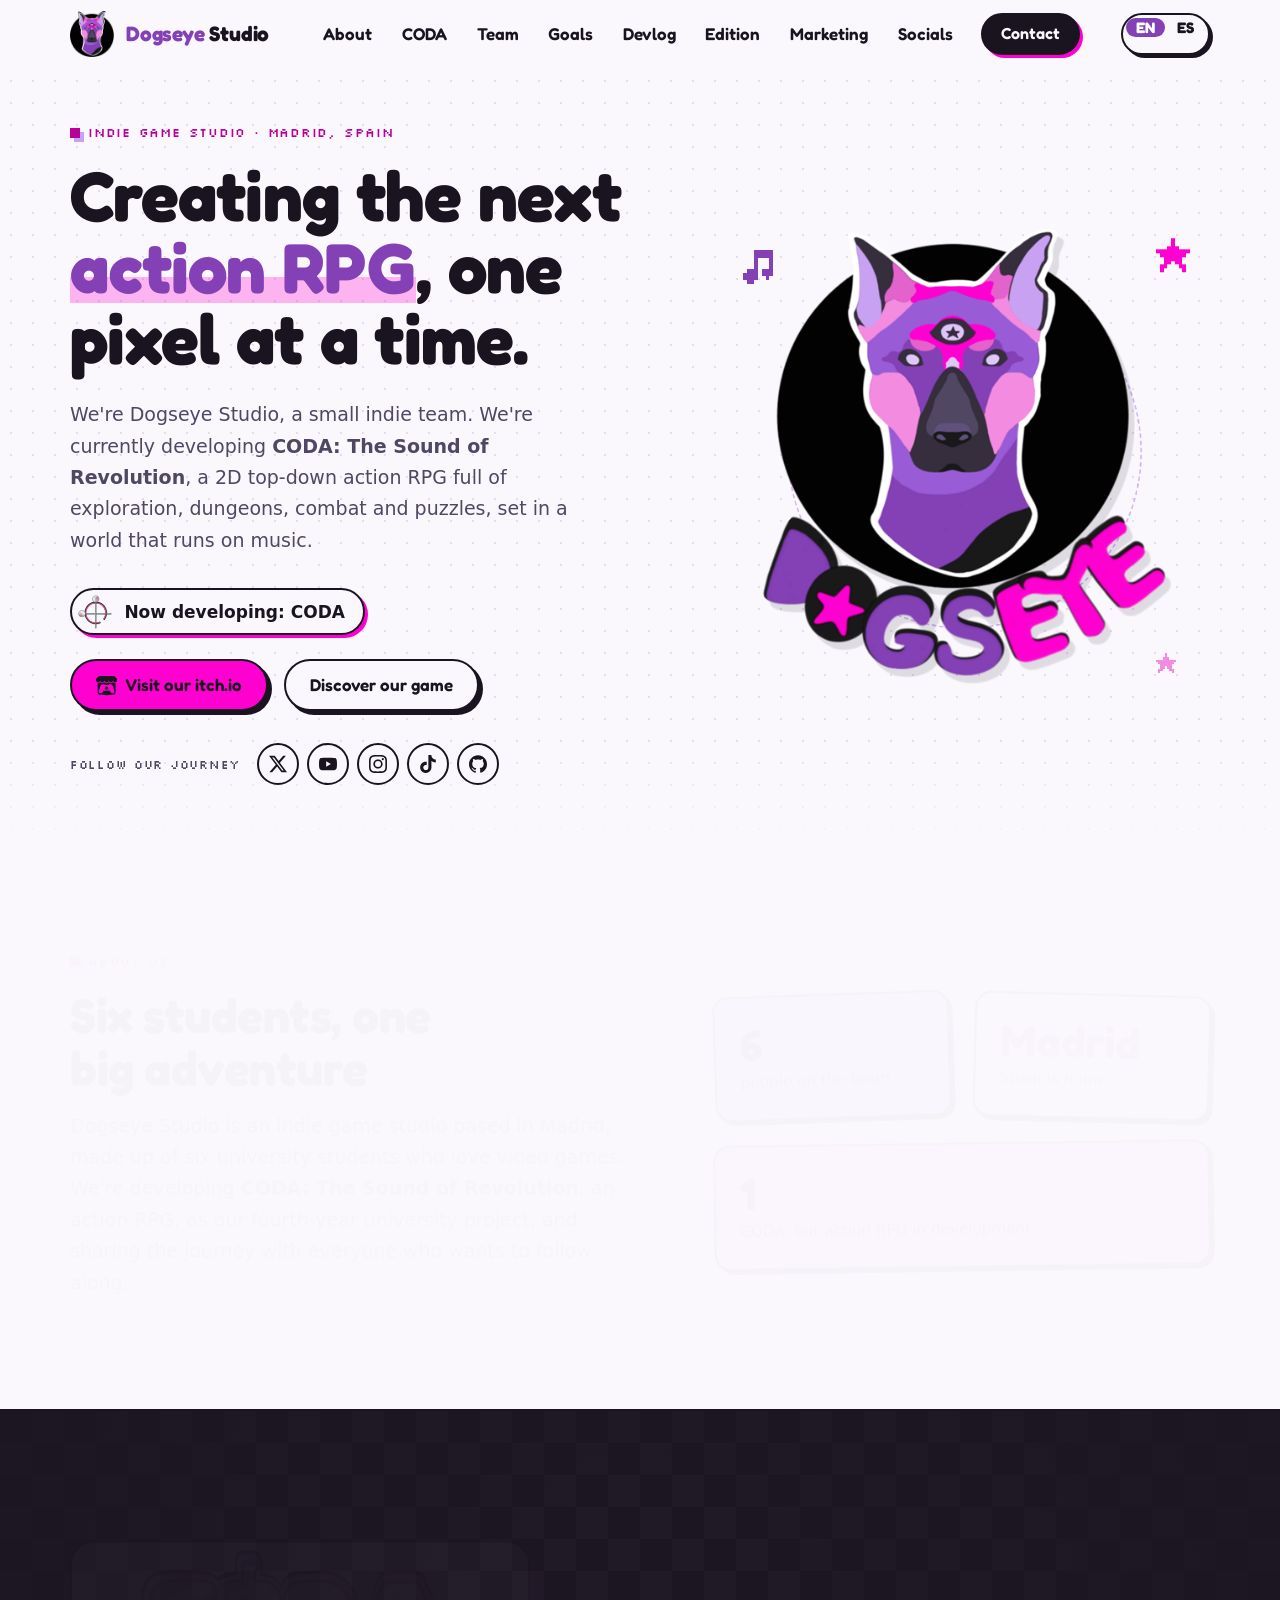
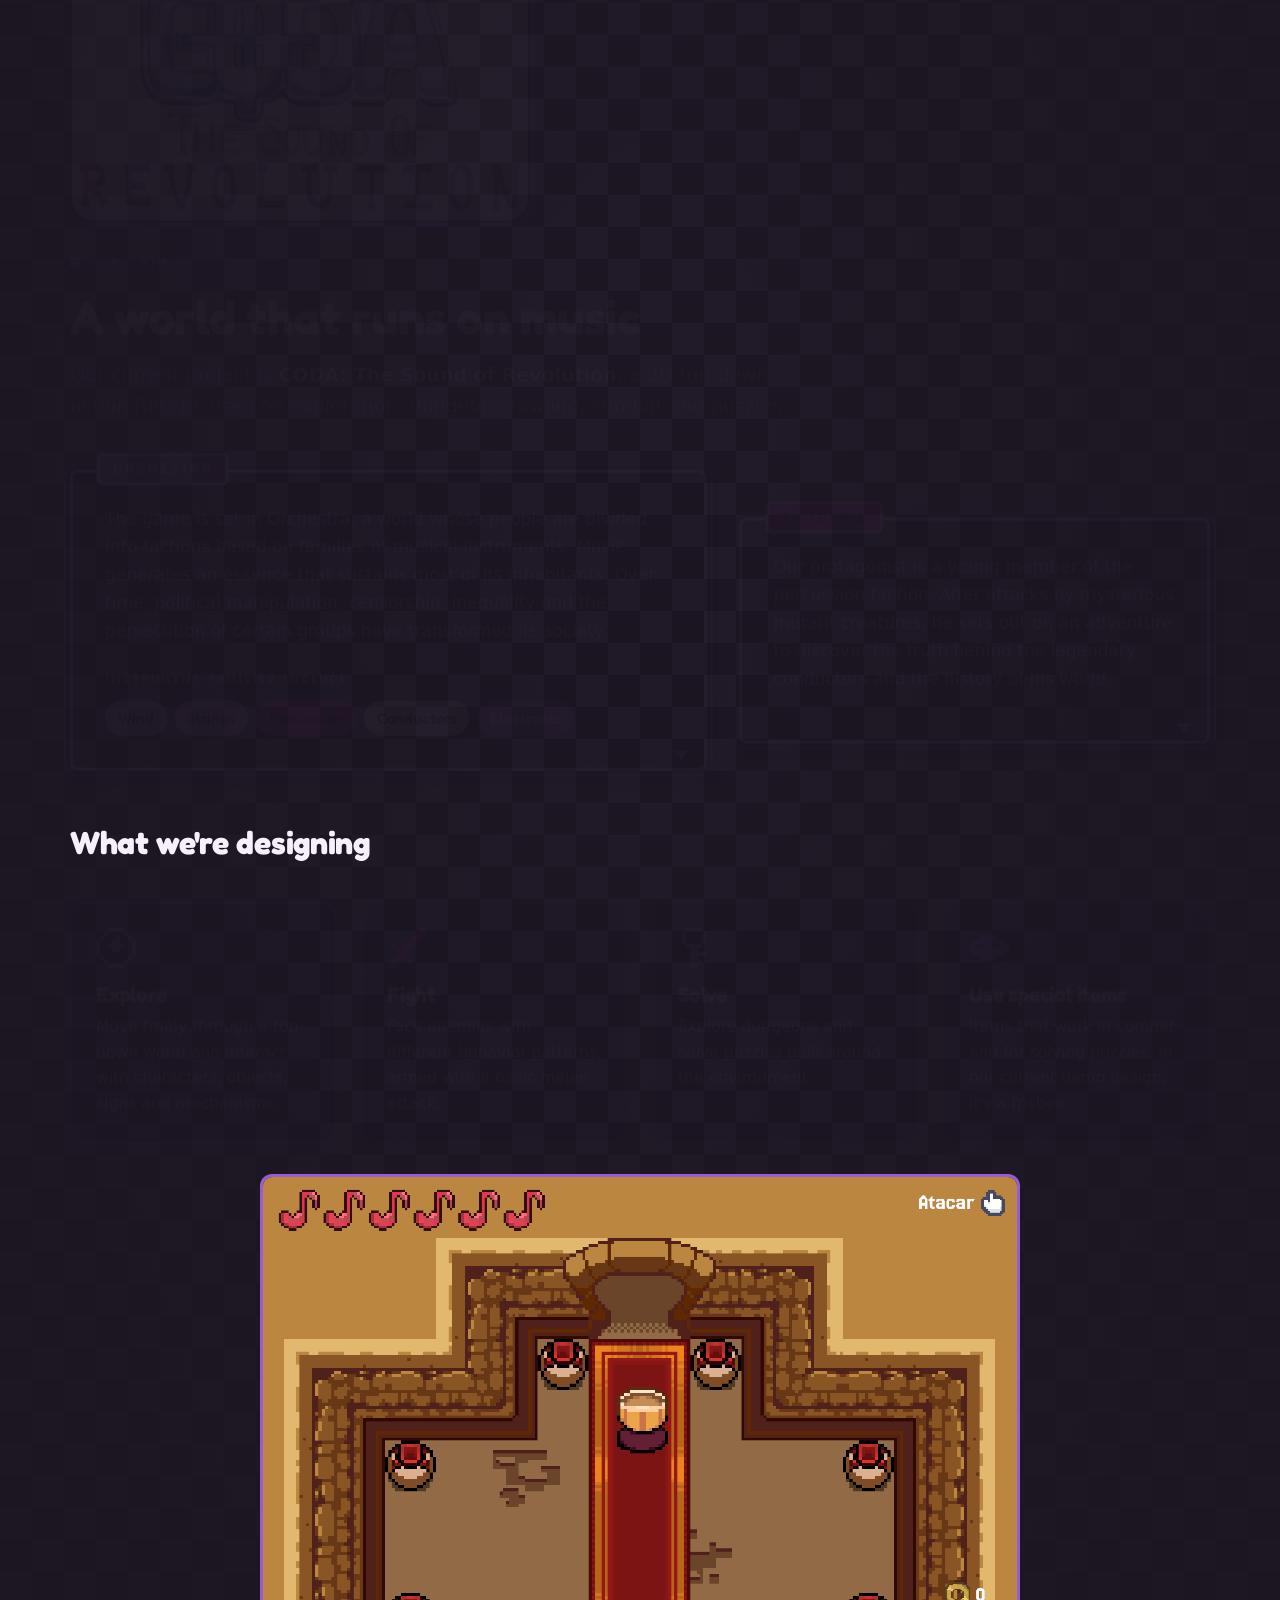
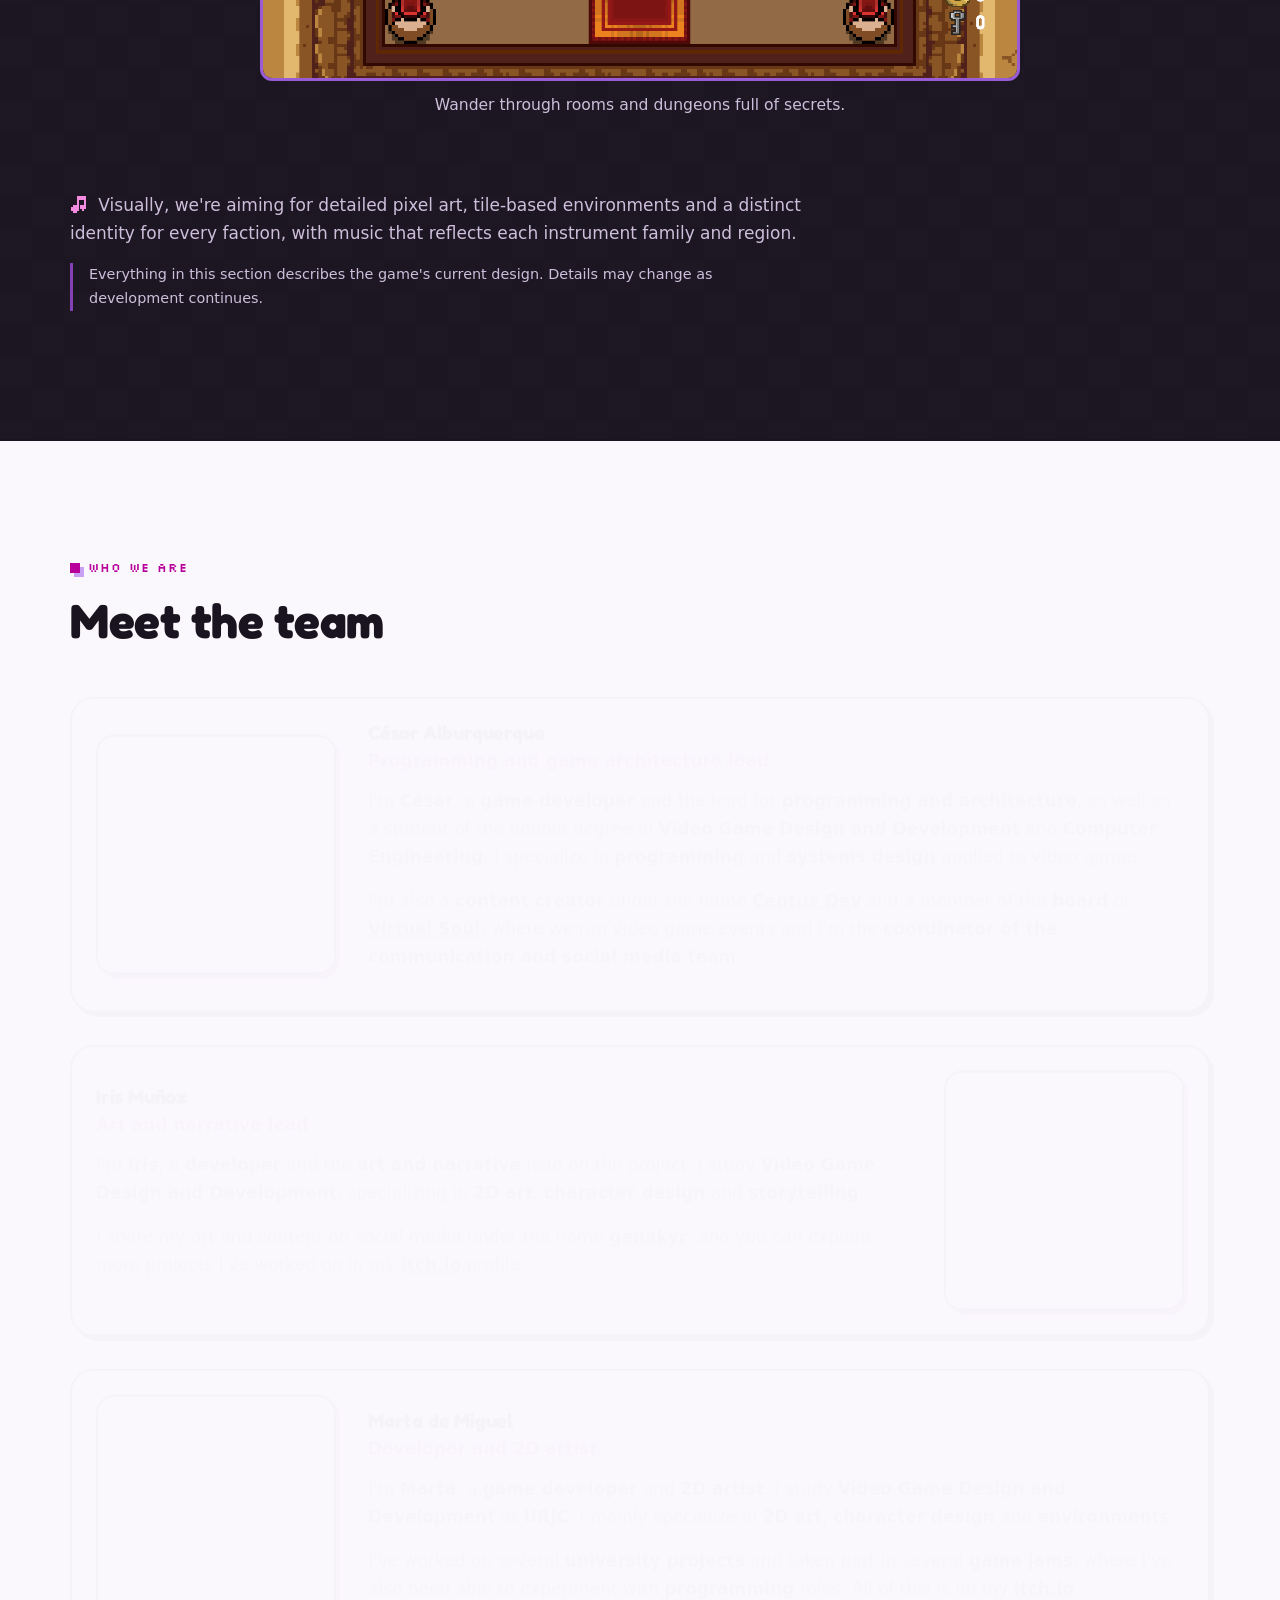
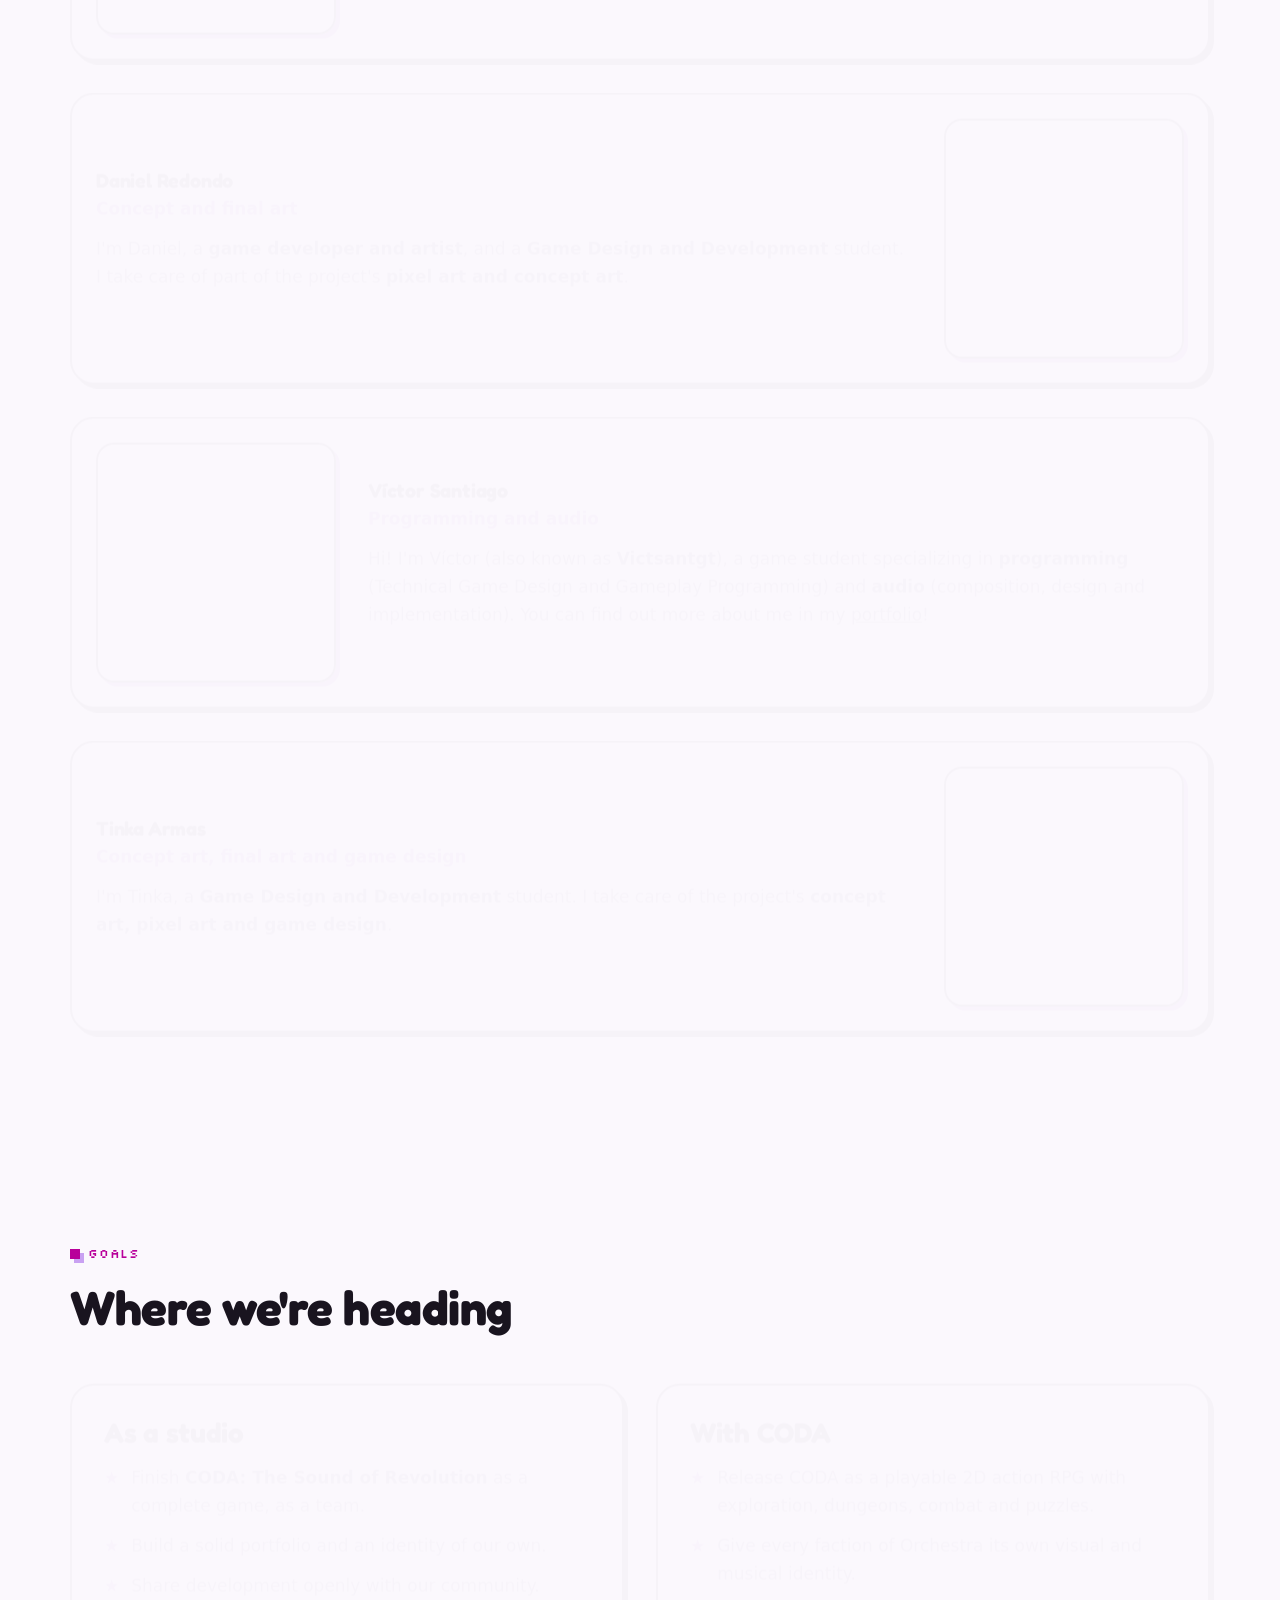
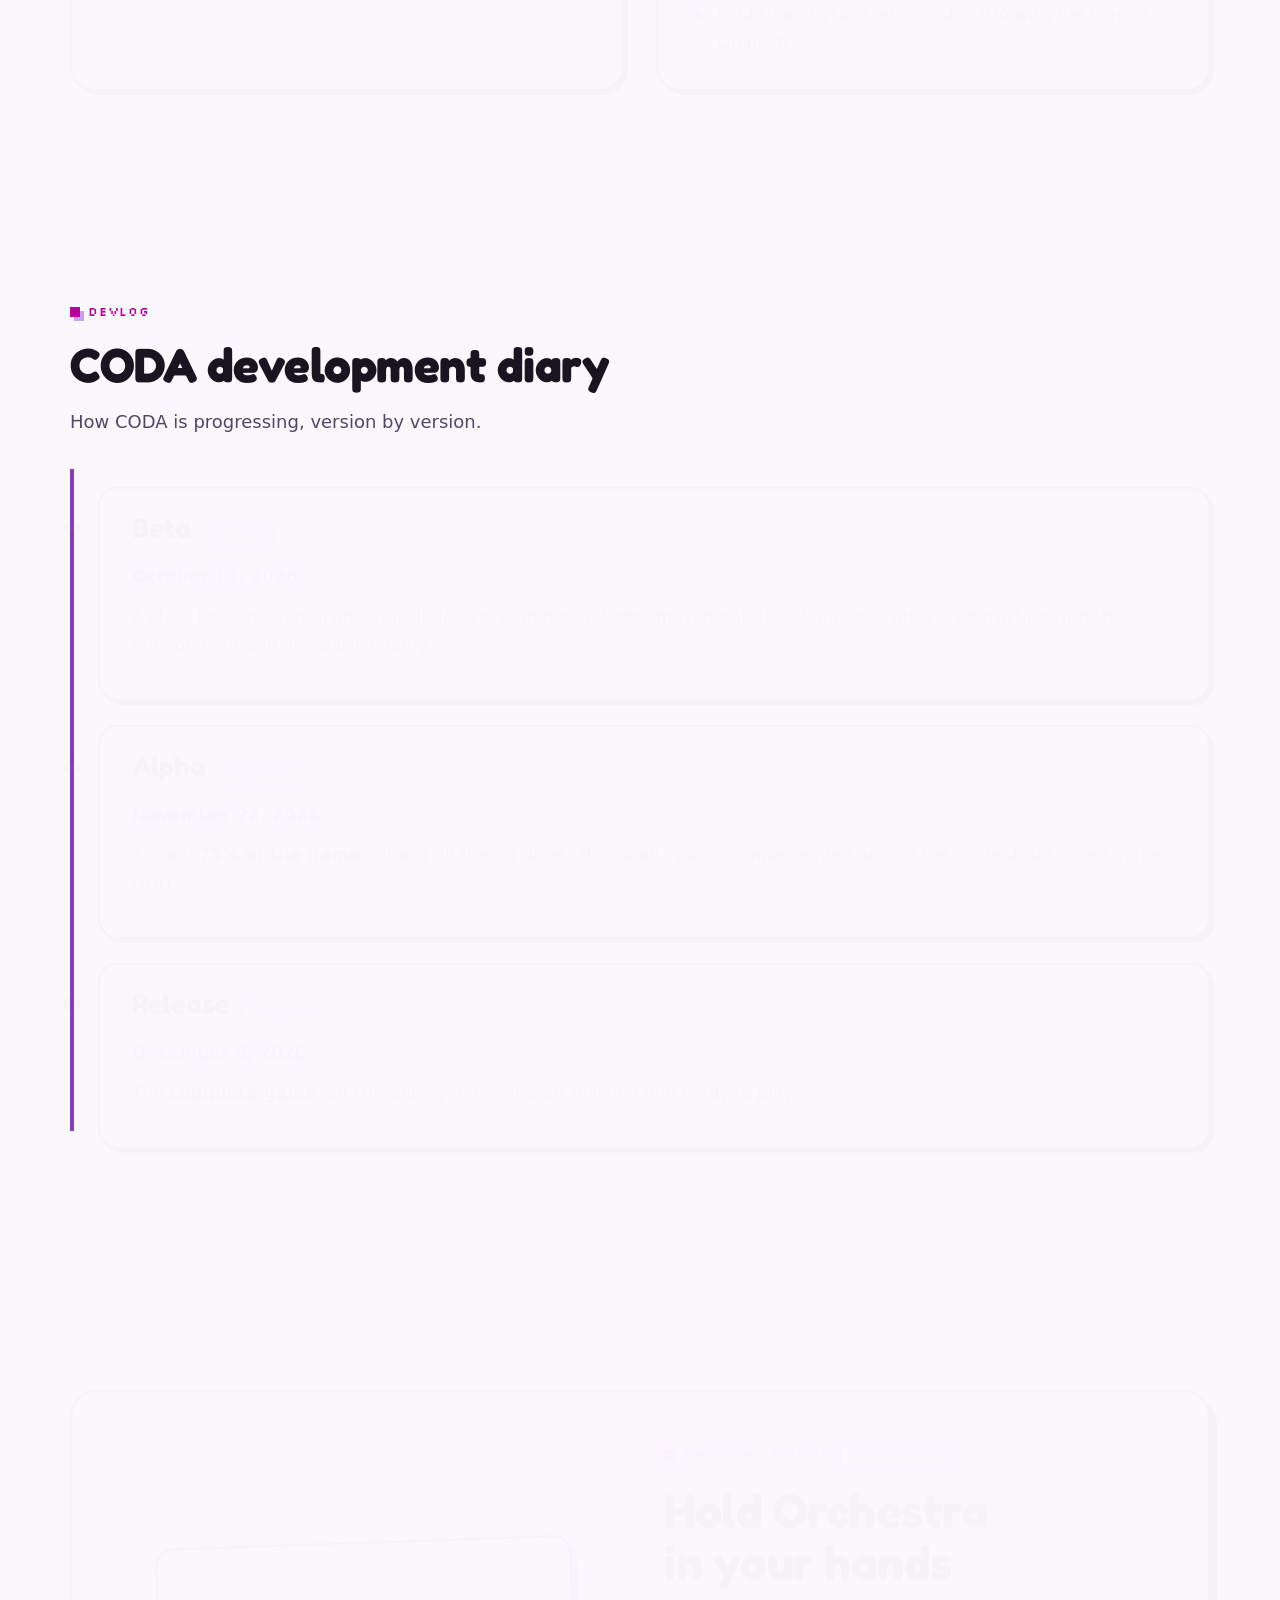
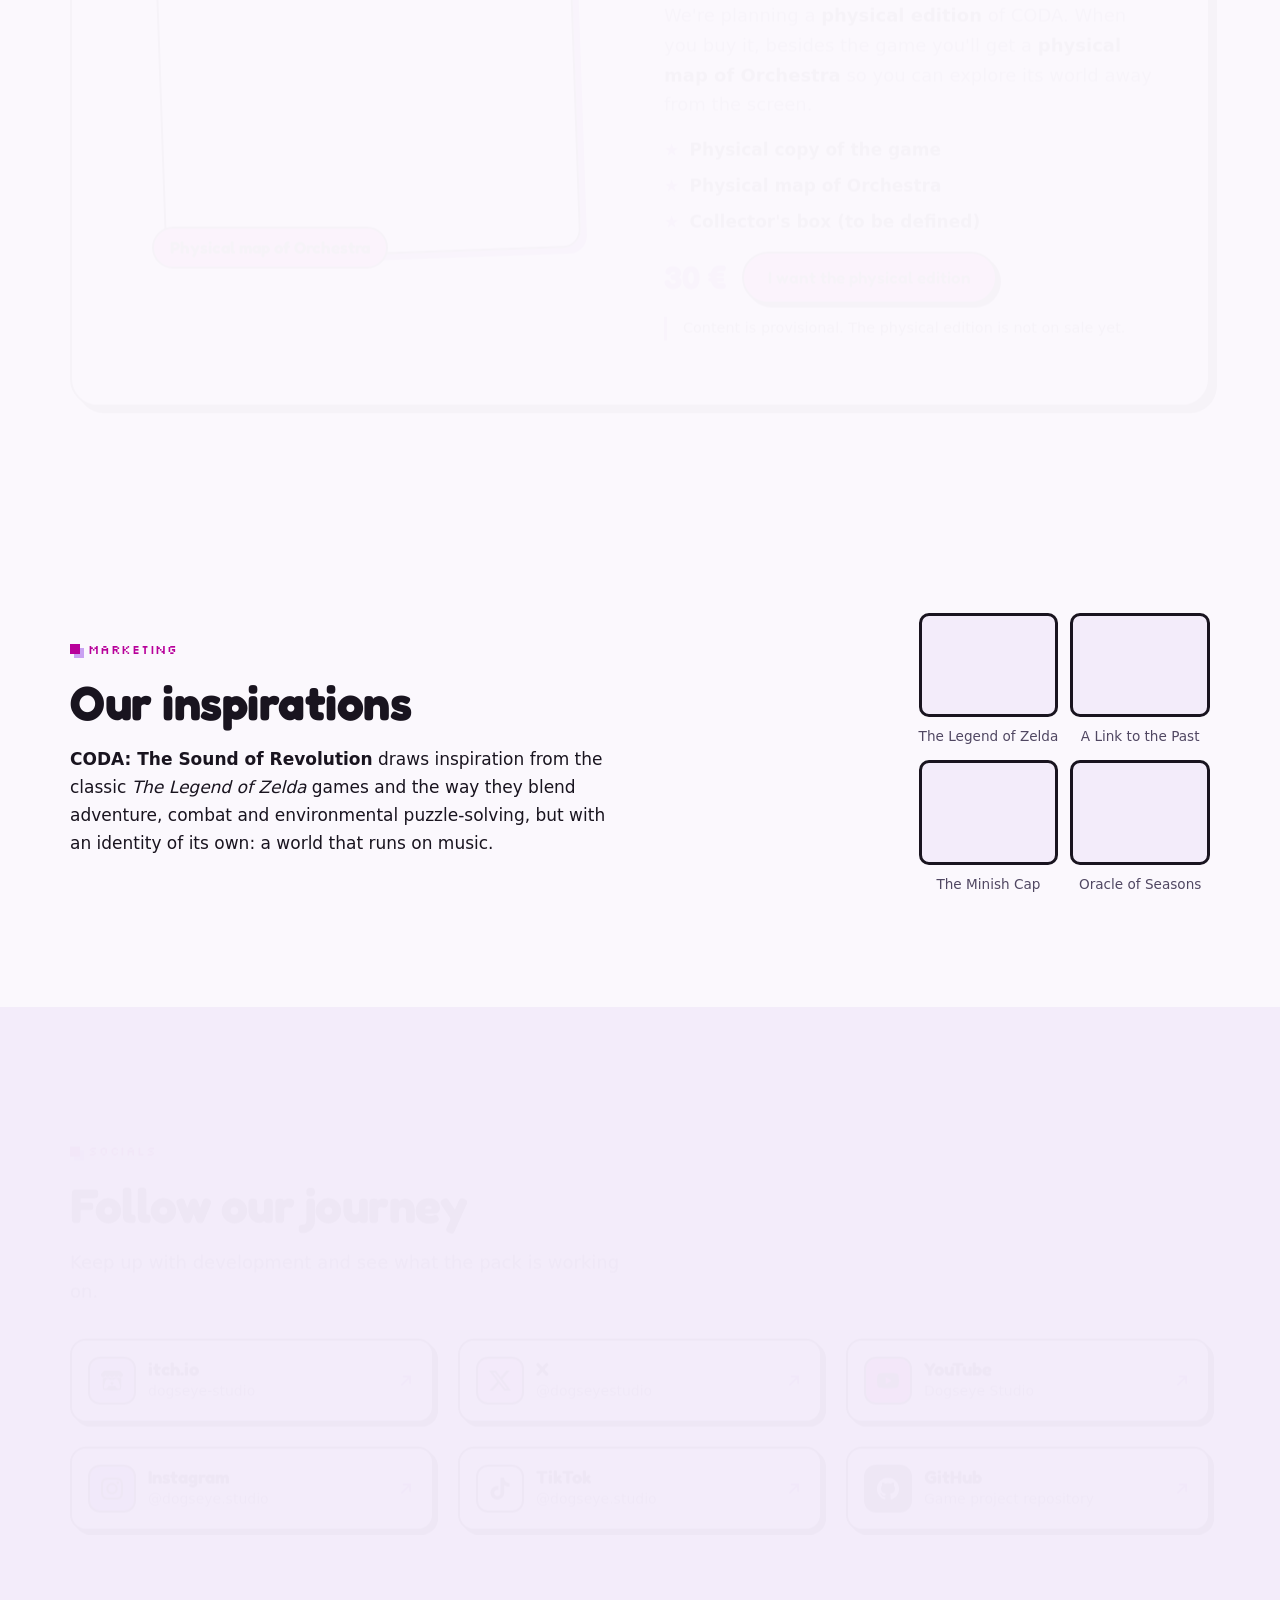
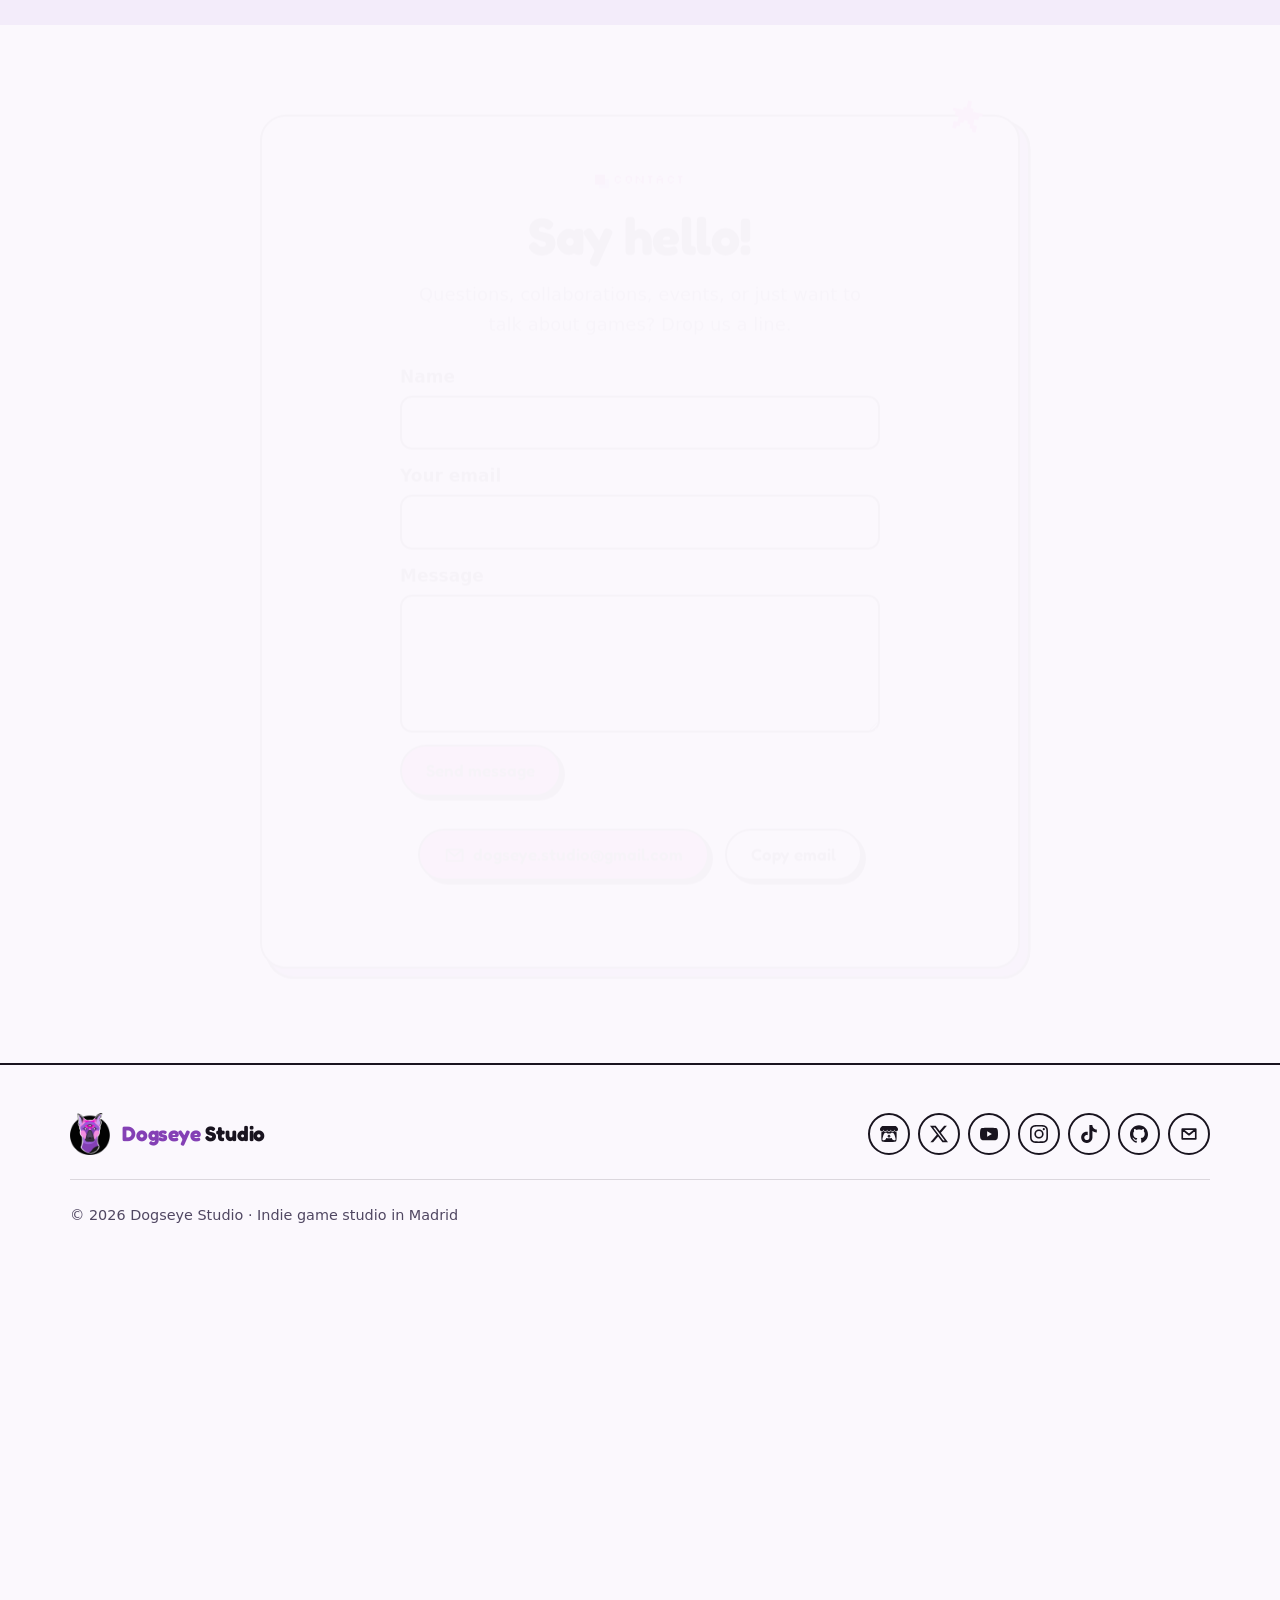
<file: web.html>
<!DOCTYPE html>
<html lang="en">
<head>
  <meta charset="UTF-8">
  <title>Dogseye Studio</title>
  <meta name="robots" content="noindex">
  <link rel="canonical" href="https://dogseye-studio.github.io/">
  <meta http-equiv="refresh" content="0; url=./">
</head>
<body>
  <p>This page has moved. <a href="./">Go to the Dogseye Studio homepage</a>.</p>
</body>
</html>
</file>
<file: css/styles.css>
/* ==========================================================================
   Dogseye Studio — styles
   Palette sampled from the official logo (assets/logo1_sinFondo.png).
   ========================================================================== */

:root {
  /* Brand colors (from the logo) */
  --purple: #8440B5;        /* dog body */
  --purple-light: #995CD6;  /* dog face */
  --magenta: #FF00D0;       /* "EYE" lettering, third eye */
  --pink: #F38CE0;          /* cheeks */
  --lavender: #C9A1F2;      /* ears */
  --plum: #362E3D;          /* muzzle */
  --black: #000000;         /* background disc */

  /* Derived UI colors */
  --paper: #FBF8FD;         /* page background (logo is drawn for light backgrounds) */
  --paper-2: #F3ECFA;       /* alternate section wash */
  --ink: #19141F;           /* main text, borders, sticker shadows */
  --ink-soft: #504762;      /* secondary text (logo muzzle mid-tone) */
  --magenta-text: #B8009A;  /* magenta that passes AA for small text on paper */
  --night: #1C1622;         /* game section background */
  --night-2: #282030;
  --night-line: #3E3448;
  --on-night: #F6F0FA;
  --on-night-soft: #CDBFDB;

  /* Typography */
  --font-display: "Fredoka", ui-rounded, "Arial Rounded MT Bold", "Trebuchet MS", system-ui, sans-serif;
  --font-pixel: "Silkscreen", ui-monospace, "Cascadia Mono", "Courier New", monospace;
  --font-body: system-ui, -apple-system, "Segoe UI", Roboto, "Helvetica Neue", Arial, sans-serif;

  /* Spacing scale */
  --s-1: .25rem;
  --s-2: .5rem;
  --s-3: .75rem;
  --s-4: 1rem;
  --s-5: 1.5rem;
  --s-6: 2rem;
  --s-7: 3rem;
  --s-8: 4.5rem;
  --s-9: 7rem;

  /* Shape */
  --r-sm: 8px;
  --r-md: 16px;
  --r-lg: 26px;
  --r-pill: 999px;
  --line: 2.5px solid var(--ink);
  --shadow: 4px 4px 0 var(--ink);
  --shadow-lift: 7px 7px 0 var(--ink);

  --header-h: 68px;
  --container: 1140px;
  --ease: cubic-bezier(.2, .8, .2, 1);
}

/* ---------- Base ---------- */
*, *::before, *::after { box-sizing: border-box; }

html {
  scroll-behavior: smooth;
  scroll-padding-top: calc(var(--header-h) + var(--s-4));
  -webkit-text-size-adjust: 100%;
}

body {
  margin: 0;
  background: var(--paper);
  color: var(--ink);
  font-family: var(--font-body);
  font-size: 1.0625rem;
  line-height: 1.65;
  overflow-x: hidden;
}

img, svg { display: block; max-width: 100%; }
img { height: auto; }

h1, h2, h3, h4 {
  font-family: var(--font-display);
  font-weight: 700;
  line-height: 1.1;
  margin: 0 0 var(--s-4);
  letter-spacing: -.01em;
  text-wrap: balance;
}
h2 { font-size: clamp(2rem, 4.2vw, 3rem); }
p { margin: 0 0 var(--s-4); }
ul { margin: 0; padding: 0; list-style: none; }
a { color: inherit; }
em { font-style: italic; }

:focus-visible {
  outline: 3px solid var(--purple);
  outline-offset: 3px;
  border-radius: 4px;
}

.container {
  width: min(100% - 2 * var(--s-5), var(--container));
  margin-inline: auto;
}

.visually-hidden {
  position: absolute !important;
  width: 1px; height: 1px;
  overflow: hidden;
  clip: rect(0 0 0 0);
  white-space: nowrap;
}

.skip-link {
  position: absolute;
  left: var(--s-4);
  top: -100px;
  z-index: 100;
  padding: var(--s-2) var(--s-4);
  background: var(--ink);
  color: var(--paper);
  border-radius: var(--r-sm);
  font-weight: 600;
  text-decoration: none;
}
.skip-link:focus { top: var(--s-3); }

.icon { width: 1.25em; height: 1.25em; fill: currentColor; flex: none; }
.icon-inline {
  display: inline-block;
  width: 1em; height: 1em;
  margin-right: .35em;
  vertical-align: -.1em;
  fill: var(--pink);
  shape-rendering: crispEdges;
}

/* Pixel label used above headings */
.eyebrow {
  display: inline-flex;
  align-items: center;
  gap: var(--s-2);
  margin-bottom: var(--s-4);
  font-family: var(--font-pixel);
  font-size: .8125rem;
  letter-spacing: .06em;
  text-transform: uppercase;
  color: var(--magenta-text);
}
.eyebrow::before {
  content: "";
  width: 10px; height: 10px;
  background: currentColor;
  box-shadow: 4px 4px 0 var(--lavender);
}

/* ---------- Buttons ---------- */
.btn {
  display: inline-flex;
  align-items: center;
  justify-content: center;
  gap: var(--s-2);
  min-height: 52px;
  padding: .7rem 1.5rem;
  border: var(--line);
  border-radius: var(--r-pill);
  box-shadow: var(--shadow);
  font-family: var(--font-display);
  font-size: 1.0625rem;
  font-weight: 600;
  line-height: 1.2;
  text-decoration: none;
  cursor: pointer;
  transition: transform .18s var(--ease), box-shadow .18s var(--ease), background-color .18s;
}
.btn:hover { transform: translate(-2px, -2px); box-shadow: 6px 6px 0 var(--ink); }
.btn:active { transform: translate(2px, 2px); box-shadow: 2px 2px 0 var(--ink); }
.btn-primary { background: var(--magenta); color: var(--ink); }
.btn-secondary { background: var(--paper); color: var(--ink); }
.btn-secondary:hover { background: #fff; }
.btn-ink { background: var(--ink); color: var(--paper); box-shadow: 3px 3px 0 var(--magenta); }
.btn-ink:hover { box-shadow: 5px 5px 0 var(--magenta); }
.btn-ink:active { box-shadow: 1px 1px 0 var(--magenta); }
.btn-small { min-height: 42px; padding: .45rem 1.1rem; font-size: 1rem; }

/* ---------- Header ---------- */
.site-header {
  position: sticky;
  top: 0;
  z-index: 50;
  background: rgba(251, 248, 253, .9);
  backdrop-filter: saturate(1.4) blur(10px);
  -webkit-backdrop-filter: saturate(1.4) blur(10px);
  border-bottom: 2px solid transparent;
  transition: border-color .2s;
}
.site-header.is-scrolled { border-bottom-color: var(--ink); }

.header-inner {
  display: flex;
  align-items: center;
  justify-content: space-between;
  gap: var(--s-4);
  min-height: var(--header-h);
}

.brand {
  display: inline-flex;
  align-items: center;
  gap: var(--s-3);
  text-decoration: none;
}
.brand img { width: 44px; height: auto; }
.brand-name {
  white-space: nowrap;
  font-family: var(--font-display);
  font-size: 1.3rem;
  font-weight: 700;
  color: var(--purple);
  letter-spacing: -.01em;
}
.brand-name span { color: var(--ink); }

.site-nav { display: flex; align-items: center; gap: var(--s-4); }
.site-nav ul { display: flex; gap: var(--s-1); }
.site-nav ul a {
  display: block;
  padding: .45rem .8rem;
  border-radius: var(--r-pill);
  font-family: var(--font-display);
  font-weight: 600;
  text-decoration: none;
  transition: background-color .15s, color .15s;
}
.site-nav ul a:hover { background: var(--paper-2); color: var(--purple); }
.site-nav ul a[aria-current="true"] { color: var(--purple); background: var(--paper-2); }

.site-nav { order: 1; }
.lang-toggle {
  order: 2;
  display: inline-flex;
  min-height: 42px;
  border: var(--line);
  border-radius: 999px;
  background: var(--paper);
  box-shadow: 3px 3px 0 var(--ink);
  font-family: var(--font-display);
  font-weight: 700;
  font-size: .95rem;
  color: var(--ink);
  cursor: pointer;
  padding: 3px;
  gap: 2px;
}
.lang-toggle span { display: grid; place-items: center; min-width: 2.4rem; border-radius: 999px; }
.lang-toggle[data-lang="en"] span[data-l="en"],
.lang-toggle[data-lang="es"] span[data-l="es"] { background: var(--purple); color: #fff; }
.nav-toggle {
  order: 3;
display: none;
  width: 46px; height: 46px;
  border: var(--line);
  border-radius: var(--r-sm);
  background: var(--paper);
  box-shadow: 3px 3px 0 var(--ink);
  cursor: pointer;
}
.nav-toggle-bars,
.nav-toggle-bars::before,
.nav-toggle-bars::after {
  display: block;
  width: 20px; height: 3px;
  margin-inline: auto;
  background: var(--ink);
  transition: transform .2s var(--ease), opacity .2s;
}
.nav-toggle-bars { position: relative; }
.nav-toggle-bars::before,
.nav-toggle-bars::after { content: ""; position: absolute; left: 0; }
.nav-toggle-bars::before { top: -7px; }
.nav-toggle-bars::after { top: 7px; }
.nav-toggle[aria-expanded="true"] .nav-toggle-bars { background: transparent; }
.nav-toggle[aria-expanded="true"] .nav-toggle-bars::before { transform: translateY(7px) rotate(45deg); }
.nav-toggle[aria-expanded="true"] .nav-toggle-bars::after { transform: translateY(-7px) rotate(-45deg); }

/* ---------- Hero ---------- */
.hero {
  position: relative;
  padding: var(--s-7) 0 var(--s-8);
  background-image: radial-gradient(rgba(132, 64, 181, .16) 1.2px, transparent 1.4px);
  background-size: 22px 22px;
  overflow: hidden;
}
.hero::after { /* fade the dot grid out at the bottom */
  content: "";
  position: absolute;
  inset: auto 0 0;
  height: 120px;
  background: linear-gradient(transparent, var(--paper));
  pointer-events: none;
}

.hero-inner {
  position: relative;
  z-index: 1;
  display: grid;
  grid-template-columns: 1.1fr .9fr;
  align-items: center;
  gap: var(--s-7);
}

.hero h1 {
  font-size: clamp(2.5rem, 6vw, 4.4rem);
  line-height: 1.02;
  margin-bottom: var(--s-5);
}
.hl {
  color: var(--purple);
  background: linear-gradient(transparent 62%, rgba(255, 0, 208, .28) 62%, rgba(255, 0, 208, .28) 92%, transparent 92%);
  -webkit-box-decoration-break: clone;
  box-decoration-break: clone;
}

.hero-lead {
  max-width: 34rem;
  font-size: 1.1875rem;
  color: var(--ink-soft);
  margin-bottom: var(--s-6);
}

.hero-actions { display: flex; flex-wrap: wrap; gap: var(--s-4); margin-bottom: var(--s-6); }

.hero-follow { display: flex; flex-wrap: wrap; align-items: center; gap: var(--s-3) var(--s-4); }
.hero-follow-label {
  font-family: var(--font-pixel);
  font-size: .75rem;
  letter-spacing: .06em;
  text-transform: uppercase;
  color: var(--ink-soft);
}

.icon-row { display: flex; flex-wrap: wrap; gap: var(--s-2); }
.icon-row a {
  display: grid;
  place-items: center;
  width: 42px; height: 42px;
  border: 2px solid var(--ink);
  border-radius: 50%;
  background: var(--paper);
  color: var(--ink);
  transition: transform .18s var(--ease), background-color .18s, color .18s, box-shadow .18s;
}
.icon-row a:hover { background: var(--purple); color: #fff; transform: translateY(-3px); box-shadow: 0 3px 0 var(--ink); }
.icon-row .icon { width: 18px; height: 18px; }

/* Hero art: the logo with "sound wave" rings */
.hero-art {
  position: relative;
  display: grid;
  place-items: center;
  aspect-ratio: 1;
  max-width: 520px;
  width: 100%;
  justify-self: center;
}
.hero-logo {
  position: relative;
  z-index: 2;
  width: 82%;
  filter: drop-shadow(6px 8px 0 rgba(25, 20, 31, .12));
}
.rings, .rings span { position: absolute; inset: 0; border-radius: 50%; }
.rings span {
  border: 2px dashed var(--lavender);
  animation: ring 6s var(--ease) infinite;
  opacity: 0;
}
.rings span:nth-child(2) { animation-delay: 2s; }
.rings span:nth-child(3) { animation-delay: 4s; }
@keyframes ring {
  0%   { transform: scale(.55); opacity: 0; }
  20%  { opacity: .9; }
  100% { transform: scale(1.05); opacity: 0; }
}

.px { position: absolute; z-index: 3; shape-rendering: crispEdges; }
/* Positioned in the logo's empty corners so they never cover the artwork */
.px-a { width: 34px; height: 34px; top: 7%; right: 4%; fill: var(--magenta); animation: bob 3.2s ease-in-out infinite; }
.px-b { width: 30px; height: 34px; top: 9%; left: 5%; fill: var(--purple); animation: bob 3.8s ease-in-out .6s infinite; }
.px-c { width: 20px; height: 20px; bottom: 5%; right: 7%; fill: var(--pink); animation: bob 2.9s ease-in-out 1.1s infinite; }
@keyframes bob {
  0%, 100% { transform: translateY(0); }
  50% { transform: translateY(-8px); }
}

/* ---------- Generic section ---------- */
.section { padding: var(--s-9) 0; }
.section-lead { max-width: 36rem; color: var(--ink-soft); font-size: 1.125rem; }

/* ---------- About ---------- */
.about { padding-top: var(--s-8); }
.about-inner {
  display: grid;
  grid-template-columns: 1.2fr 1fr;
  gap: var(--s-7);
  align-items: center;
}
.about-copy p:last-child { font-size: 1.1875rem; color: var(--ink-soft); max-width: 36rem; }

.facts { display: grid; grid-template-columns: repeat(2, 1fr); gap: var(--s-5); }
.fact {
  display: flex;
  flex-direction: column;
  gap: var(--s-1);
  padding: var(--s-5);
  border: var(--line);
  border-radius: var(--r-md);
  box-shadow: var(--shadow);
  background: #fff;
  transition: transform .2s var(--ease);
}
.fact strong {
  font-family: var(--font-display);
  font-size: clamp(2rem, 4vw, 2.75rem);
  line-height: 1;
  font-weight: 700;
}
.fact span { font-size: .95rem; color: var(--ink-soft); }
.fact-a { background: var(--lavender); transform: rotate(-2deg); }
.fact-a span, .fact-c span { color: var(--ink); }
.fact-b { transform: rotate(1.5deg); }
.fact-b strong { color: var(--purple); }
.fact-c { grid-column: 1 / -1; background: var(--pink); transform: rotate(-.8deg); }
.fact:hover { transform: rotate(0) translateY(-3px); }

/* ---------- Game (dark) ---------- */
.game {
  position: relative;
  background-color: var(--night);
  /* 32px "tiles", a nod to tile-based levels */
  background-image:
    linear-gradient(45deg, var(--night-2) 25%, transparent 25%, transparent 75%, var(--night-2) 75%),
    linear-gradient(45deg, var(--night-2) 25%, transparent 25%, transparent 75%, var(--night-2) 75%);
  background-size: 64px 64px;
  background-position: 0 0, 32px 32px;
  color: var(--on-night);
  border-block: var(--line);
}
.game::before { /* soften the tiles so text stays readable */
  content: "";
  position: absolute;
  inset: 0;
  background: radial-gradient(ellipse at 50% 30%, rgba(28, 22, 34, .55), rgba(28, 22, 34, .9) 70%);
  pointer-events: none;
}
.game > .container { position: relative; }
.game :focus-visible { outline-color: var(--lavender); }

.game-head { max-width: 46rem; margin-bottom: var(--s-7); }
.eyebrow-dark { color: var(--pink); }
.eyebrow-dark::before { box-shadow: 4px 4px 0 var(--purple); }
.badge {
  order: 2;
  padding: .15rem .5rem;
  border: 1.5px solid var(--magenta);
  border-radius: 4px;
  color: var(--magenta);
  font-size: .6875rem;
}
.game-lead { font-size: 1.1875rem; color: var(--on-night-soft); }
.game-lead em { color: var(--on-night); }

.story {
  display: grid;
  grid-template-columns: 1.35fr 1fr;
  gap: var(--s-6);
  margin-bottom: var(--s-8);
  align-items: start;
}

/* RPG-style dialogue box */
.textbox {
  position: relative;
  padding: var(--s-6) var(--s-6) var(--s-6);
  background: var(--night);
  border: 3px solid var(--on-night);
  border-radius: var(--r-sm);
  box-shadow: 0 0 0 4px var(--night), 0 0 0 6px var(--purple), 8px 10px 0 6px rgba(0, 0, 0, .35);
}
.textbox p { color: var(--on-night-soft); }
.textbox-tag {
  position: absolute;
  top: 0;
  left: var(--s-5);
  transform: translateY(-60%);
  margin: 0;
  padding: .3rem .8rem;
  background: var(--purple);
  border: 3px solid var(--on-night);
  border-radius: 6px;
  font-family: var(--font-pixel);
  font-size: .9375rem;
  font-weight: 400;
  letter-spacing: .04em;
  color: #fff;
}
.textbox-hero { margin-top: var(--s-7); }
.textbox-hero .textbox-tag { background: var(--magenta); color: var(--ink); }
.textbox-caret {
  position: absolute;
  right: var(--s-4);
  bottom: var(--s-3);
  width: 0; height: 0;
  border-left: 7px solid transparent;
  border-right: 7px solid transparent;
  border-top: 9px solid var(--pink);
  animation: caret 1s steps(2, jump-none) infinite;
}
@keyframes caret { 50% { transform: translateY(4px); } }

.factions { margin-top: var(--s-5); }
.factions-label {
  margin-bottom: var(--s-3);
  font-family: var(--font-pixel);
  font-size: .75rem;
  letter-spacing: .06em;
  text-transform: uppercase;
  color: var(--lavender);
}
.factions ul { display: flex; flex-wrap: wrap; gap: var(--s-2); }
.factions li {
  padding: .3rem .8rem;
  border-radius: var(--r-pill);
  font-family: var(--font-display);
  font-weight: 600;
  font-size: .95rem;
  color: var(--ink);
  background: var(--lavender);
}
.factions li:nth-child(2) { background: var(--pink); }
.factions li:nth-child(3) { background: var(--magenta); }
.factions li:nth-child(4) { background: #fff; }
.factions li:nth-child(5) { background: var(--purple); color: #fff; }

.pillars-title {
  font-size: clamp(1.5rem, 3vw, 2rem);
  margin-bottom: var(--s-5);
}
.pillars {
  display: grid;
  grid-template-columns: repeat(4, 1fr);
  gap: var(--s-5);
  margin-bottom: var(--s-7);
}
.pillar {
  padding: var(--s-5);
  background: var(--night-2);
  border: 2px solid var(--night-line);
  border-radius: var(--r-md);
  transition: border-color .2s, transform .2s var(--ease);
}
.pillar:hover { border-color: var(--purple-light); transform: translateY(-4px); }
.pillar-icon {
  width: 40px; height: 40px;
  margin-bottom: var(--s-4);
  fill: var(--pink);
  shape-rendering: crispEdges;
}
.pillar:nth-child(2) .pillar-icon { fill: var(--magenta); }
.pillar:nth-child(3) .pillar-icon { fill: var(--lavender); }
.pillar:nth-child(4) .pillar-icon { fill: var(--purple-light); }
.pillar h4 { font-size: 1.3rem; margin-bottom: var(--s-2); }
.pillar p { margin: 0; font-size: .975rem; color: var(--on-night-soft); }

.game-foot { max-width: 46rem; }
.game-foot p { color: var(--on-night-soft); }
.note {
  font-size: .9rem;
  padding-left: var(--s-4);
  border-left: 3px solid var(--purple);
}

/* ---------- Socials ---------- */
.socials { background: var(--paper-2); }
.social-grid {
  display: flex;
  flex-wrap: wrap;
  gap: var(--s-5);
  margin-top: var(--s-6);
}
.social-grid li { flex: 1 1 300px; }
.social-card {
  display: flex;
  align-items: center;
  gap: var(--s-3);
  height: 100%;
  padding: var(--s-4);
  background: #fff;
  border: var(--line);
  border-radius: var(--r-md);
  box-shadow: var(--shadow);
  text-decoration: none;
  transition: transform .18s var(--ease), box-shadow .18s var(--ease);
}
.social-card:hover { transform: translate(-3px, -3px); box-shadow: var(--shadow-lift); }
.social-card:active { transform: translate(2px, 2px); box-shadow: 2px 2px 0 var(--ink); }
.social-icon {
  display: grid;
  place-items: center;
  flex: none;
  width: 48px; height: 48px;
  border: 2px solid var(--ink);
  border-radius: 12px;
  background: var(--lavender);
  color: var(--ink);
  transition: background-color .18s, color .18s;
}
.social-grid li:nth-child(2) .social-icon { background: var(--pink); }
.social-grid li:nth-child(3) .social-icon { background: var(--magenta); }
.social-grid li:nth-child(4) .social-icon { background: var(--purple-light); }
.social-grid li:nth-child(5) .social-icon { background: var(--paper-2); }
.social-grid li:nth-child(6) .social-icon { background: var(--ink); color: #fff; }
.social-grid li:nth-child(6) .social-card:hover .social-icon { background: var(--magenta); color: var(--ink); }
.social-card:hover .social-icon { background: var(--ink); color: #fff; }
.social-icon .icon { width: 22px; height: 22px; }
.social-text { display: flex; flex-direction: column; min-width: 0; }
.social-name { font-family: var(--font-display); font-weight: 700; font-size: 1.15rem; line-height: 1.2; }
.social-handle { font-size: .875rem; color: var(--ink-soft); overflow-wrap: break-word; }
.social-arrow {
  width: 20px; height: 20px;
  margin-left: auto;
  flex: none;
  color: var(--purple);
  transition: transform .18s var(--ease);
}
.social-card:hover .social-arrow { transform: translate(2px, -2px); }

/* ---------- Contact ---------- */
.contact { padding-top: var(--s-8); }
.contact-card {
  position: relative;
  max-width: 760px;
  margin-inline: auto;
  padding: var(--s-7) var(--s-6);
  text-align: center;
  background: #fff;
  border: var(--line);
  border-radius: var(--r-lg);
  box-shadow: 8px 8px 0 var(--purple), 8px 8px 0 2.5px var(--ink);
}
.contact-card > p:not(.eyebrow) { max-width: 30rem; margin-inline: auto; color: var(--ink-soft); font-size: 1.125rem; }
.contact-card h2 { font-size: clamp(2.25rem, 5vw, 3.25rem); }
.contact-actions {
  display: flex;
  flex-wrap: wrap;
  justify-content: center;
  align-items: center;
  gap: var(--s-4);
  margin-top: var(--s-6);
}
.btn-email { overflow-wrap: anywhere; }
.copy-status { flex-basis: 100%; min-height: 1.5em; font-size: .9rem; color: var(--purple); font-weight: 600; }
.px-contact { width: 30px; height: 30px; top: -16px; right: 36px; fill: var(--magenta); transform: rotate(12deg); }

/* ---------- Footer ---------- */
.site-footer {
  padding: var(--s-7) 0 var(--s-6);
  border-top: var(--line);
  background: var(--paper);
}
.footer-inner {
  display: flex;
  flex-wrap: wrap;
  align-items: center;
  justify-content: space-between;
  gap: var(--s-5);
}
.footer-meta {
  flex-basis: 100%;
  margin: 0;
  padding-top: var(--s-5);
  border-top: 1px solid rgba(25, 20, 31, .14);
  font-size: .9rem;
  color: var(--ink-soft);
}
.site-footer .brand img { width: 40px; }

/* ---------- Scroll reveal (only when JS is running) ---------- */
.js .reveal { opacity: 0; transform: translateY(18px); transition: opacity .6s var(--ease), transform .6s var(--ease); }
.js .reveal.is-visible { opacity: 1; transform: none; }

/* ---------- Responsive ---------- */
@media (max-width: 1024px) {
  .pillars { grid-template-columns: repeat(2, 1fr); }
}

@media (max-width: 900px) {
  .hero { padding-top: var(--s-5); }
  .hero-inner { grid-template-columns: 1fr; gap: var(--s-5); }
  .hero-art { order: -1; max-width: 340px; }
  .about-inner, .story { grid-template-columns: 1fr; }
  .textbox-hero { margin-top: var(--s-5); }
  .section { padding: var(--s-8) 0; }
}

@media (max-width: 1100px) {
  .nav-toggle { display: block; }
  .site-nav {
    position: absolute;
    top: 100%;
    left: 0; right: 0;
    flex-direction: column;
    align-items: stretch;
    gap: var(--s-4);
    padding: var(--s-4) var(--s-5) var(--s-5);
    background: var(--paper);
    border-bottom: var(--line);
    display: none;
  }
  .site-nav.is-open { display: flex; }
  .site-nav ul { flex-direction: column; }
  .site-nav ul a { padding: .7rem .9rem; font-size: 1.125rem; }
  .site-nav .btn { width: 100%; }
  /* Without JS the menu button can't work, so show the links inline instead */
  .no-js .nav-toggle { display: none; }
  .no-js .site-nav { position: static; display: flex; padding: 0 0 var(--s-3); border: 0; }
  .no-js .header-inner { flex-wrap: wrap; }
  .no-js .site-nav ul { flex-direction: row; flex-wrap: wrap; }
}

@media (max-width: 560px) {
  body { font-size: 1rem; }
  .container { width: min(100% - 2 * var(--s-4), var(--container)); }
  .brand-name { font-size: 1.15rem; }
  .hero-actions .btn { flex: 1 1 100%; }
  .pillars { grid-template-columns: 1fr; }
  .facts { gap: var(--s-4); }
  .textbox { padding: var(--s-6) var(--s-5) var(--s-5); }
  .contact-card { padding: var(--s-6) var(--s-4); }
  .btn-email { font-size: 1rem; padding-inline: 1rem; }
  .contact-actions .btn { width: 100%; }
}

/* ---------- Reduced motion ---------- */
@media (prefers-reduced-motion: reduce) {
  html { scroll-behavior: auto; }
  *, *::before, *::after {
    animation-duration: .001ms !important;
    animation-iteration-count: 1 !important;
    transition-duration: .001ms !important;
  }
  .rings span { opacity: .5; transform: scale(.85); }
  .rings span:nth-child(2) { transform: scale(.95); opacity: .35; }
  .rings span:nth-child(3) { display: none; }
  .js .reveal { opacity: 1; transform: none; }
}

/* Team */
.team-list { display: grid; gap: var(--s-6); margin-top: var(--s-6); }
.team-card {
  display: flex;
  align-items: center;
  gap: var(--s-6);
  padding: var(--s-5);
  background: var(--paper);
  border: var(--line);
  border-radius: 24px;
  box-shadow: var(--shadow);
}
.team-card:nth-child(even) { flex-direction: row-reverse; }
.team-photo {
  flex: 0 0 auto;
  width: 240px;
  height: 240px;
  object-fit: cover;
  border: var(--line);
  border-radius: 18px;
  box-shadow: 4px 4px 0 var(--purple);
}
.team-photo { object-position: 50% 8%; }
.team-text { flex: 1; }
.team-text h3 { margin-bottom: .1rem; }
.team-role { color: var(--purple); font-weight: 700; margin-bottom: var(--s-3); }
.team-text p + p { margin-top: var(--s-3); }
.team-text p:not(.team-role) { color: var(--ink-soft); }
@media (max-width: 760px) {
  .team-card, .team-card:nth-child(even) { flex-direction: column; text-align: left; }
  .team-photo { width: 100%; max-width: 280px; height: auto; aspect-ratio: 1; }
}

/* Physical edition */
.edition-card {
  display: grid;
  grid-template-columns: 1fr 1fr;
  align-items: center;
  gap: var(--s-7);
  padding: var(--s-7);
  background: var(--paper-2);
  border: var(--line);
  border-radius: 28px;
  box-shadow: var(--shadow-lift);
}
.edition-art { position: relative; }
.edition-art img {
  width: 100%;
  height: auto;
  border: var(--line);
  border-radius: 18px;
  box-shadow: 6px 6px 0 var(--purple);
  transform: rotate(-2deg);
}
.edition-tag {
  position: absolute;
  left: -8px;
  bottom: -14px;
  background: var(--magenta);
  border: var(--line);
  border-radius: 999px;
  padding: .3rem 1rem;
  font-family: var(--font-display);
  font-weight: 700;
}
.edition-copy h2 { margin-bottom: var(--s-3); }
.edition-copy > p:not(.eyebrow):not(.note) { font-size: 1.125rem; color: var(--ink-soft); }
.edition-copy strong { color: var(--ink); }
.edition-list { display: grid; gap: .5rem; margin: var(--s-4) 0; padding: 0; list-style: none; }
.edition-list li { font-weight: 700; padding-left: 1.6rem; position: relative; }
.edition-list li::before { content: "★"; position: absolute; left: 0; color: var(--purple); }
.edition-buy { display: flex; flex-wrap: wrap; align-items: center; gap: var(--s-4); margin-bottom: var(--s-3); }
.edition-price { font-family: var(--font-display); font-size: 1.25rem; margin: 0; }
.edition-price strong { font-size: 2rem; color: var(--purple); }
@media (max-width: 860px) {
  .edition-card { grid-template-columns: 1fr; padding: var(--s-5); }
}

/* Goals */
.goals-grid { display: grid; grid-template-columns: 1fr 1fr; gap: var(--s-6); margin-top: var(--s-6); }
.goal-card {
  padding: var(--s-6);
  background: var(--paper);
  border: var(--line);
  border-radius: 24px;
  box-shadow: var(--shadow);
}
.goal-card-alt { background: var(--paper-2); }
.goal-card h3 { font-family: var(--font-display); font-size: 1.75rem; margin-bottom: var(--s-4); }
.goal-card ul { display: grid; gap: var(--s-3); list-style: none; padding: 0; }
.goal-card li { position: relative; padding-left: 1.7rem; font-size: 1.0625rem; color: var(--ink-soft); }
.goal-card li::before { content: "★"; position: absolute; left: 0; color: var(--purple); }

/* Devlog */
.devlog-list { display: grid; gap: var(--s-5); margin-top: var(--s-6); padding: 0 0 0 var(--s-5); list-style: none; border-left: 4px solid var(--purple); }
.devlog-entry {
  position: relative;
  padding: var(--s-5) var(--s-6);
  background: var(--paper);
  border: var(--line);
  border-radius: 20px;
  box-shadow: var(--shadow);
}
.devlog-entry::before {
  content: "";
  position: absolute;
  left: calc(-1 * var(--s-5) - 12px);
  top: 2rem;
  width: 16px;
  height: 16px;
  background: var(--magenta);
  border: var(--line);
  border-radius: 50%;
}
.devlog-head { display: flex; align-items: center; gap: var(--s-3); flex-wrap: wrap; }
.devlog-head h3 { font-family: var(--font-display); font-size: 1.75rem; }
.devlog-date { color: var(--purple); font-weight: 700; margin: .2rem 0 var(--s-3); }
.devlog-entry p:last-child { color: var(--ink-soft); font-size: 1.0625rem; }
.badge-soft { background: var(--paper-2); }

/* Contact form */
.contact-form { display: grid; gap: var(--s-3); max-width: 30rem; margin: var(--s-5) auto; text-align: left; }
.contact-form label { display: grid; gap: .3rem; font-weight: 700; }
.contact-form input, .contact-form textarea {
  font: inherit;
  padding: .7rem .9rem;
  background: var(--paper);
  color: var(--ink);
  border: var(--line);
  border-radius: 12px;
}
.contact-form input:focus, .contact-form textarea:focus { outline: 3px solid var(--purple); outline-offset: 2px; }
.contact-form .btn { justify-self: start; }
@media (max-width: 760px) { .goals-grid { grid-template-columns: 1fr; } .devlog-entry { padding: var(--s-4); } }

/* CODA branding */
.coda-pill {
  display: inline-flex;
  align-items: center;
  gap: var(--s-3);
  margin-bottom: var(--s-5);
  padding: .3rem 1.1rem .3rem .4rem;
  background: var(--paper);
  border: var(--line);
  border-radius: 999px;
  box-shadow: 3px 3px 0 var(--magenta);
  font-weight: 600;
  text-decoration: none;
  color: var(--ink);
}
.coda-pill img { height: 34px; width: 34px; object-fit: contain; mix-blend-mode: multiply; }
.coda-pill:hover { transform: translate(-2px, -2px); }
.coda-logo {
  width: min(100%, 460px);
  height: auto;
  margin-bottom: var(--s-5);
  background: #fff;
  border: var(--line);
  border-radius: 24px;
  box-shadow: 6px 6px 0 var(--purple);
}
.game-lead strong { color: var(--on-night); }

/* Game screenshots */
.pillar[data-shot] { cursor: pointer; }
.pillar.is-active { border-color: var(--magenta); }
.game-shot { margin: var(--s-6) auto 0; max-width: 760px; text-align: center; }
.game-shot img { width: 100%; max-width: 760px; height: auto; border: 3px solid var(--purple-light); border-radius: 12px; image-rendering: pixelated; }
.game-shot figcaption { margin-top: var(--s-3); color: var(--on-night-soft); font-size: .975rem; }
.game-shot + .game-foot { margin-top: var(--s-8); }
.marketing-lead { max-width: 60ch; }
.marketing-inner { display: grid; grid-template-columns: 1fr 1fr; gap: var(--s-6); align-items: center; }
.inspo-grid { max-width: 520px; justify-self: end; list-style: none; margin: 0; padding: 0; display: grid; grid-template-columns: 1fr 1fr; gap: var(--s-3); }
.inspo-card { margin: 0; font-size: .85rem; color: var(--ink-soft); text-align: center; }
.inspo-img { aspect-ratio: 4 / 3; border: 3px solid var(--ink); border-radius: 10px; background: var(--paper-2); margin-bottom: var(--s-2); overflow: hidden; }
.inspo-img img { width: 100%; height: 100%; object-fit: cover; image-rendering: pixelated; display: block; }
@media (max-width: 760px) { .marketing-inner { grid-template-columns: 1fr; } }
</file>
